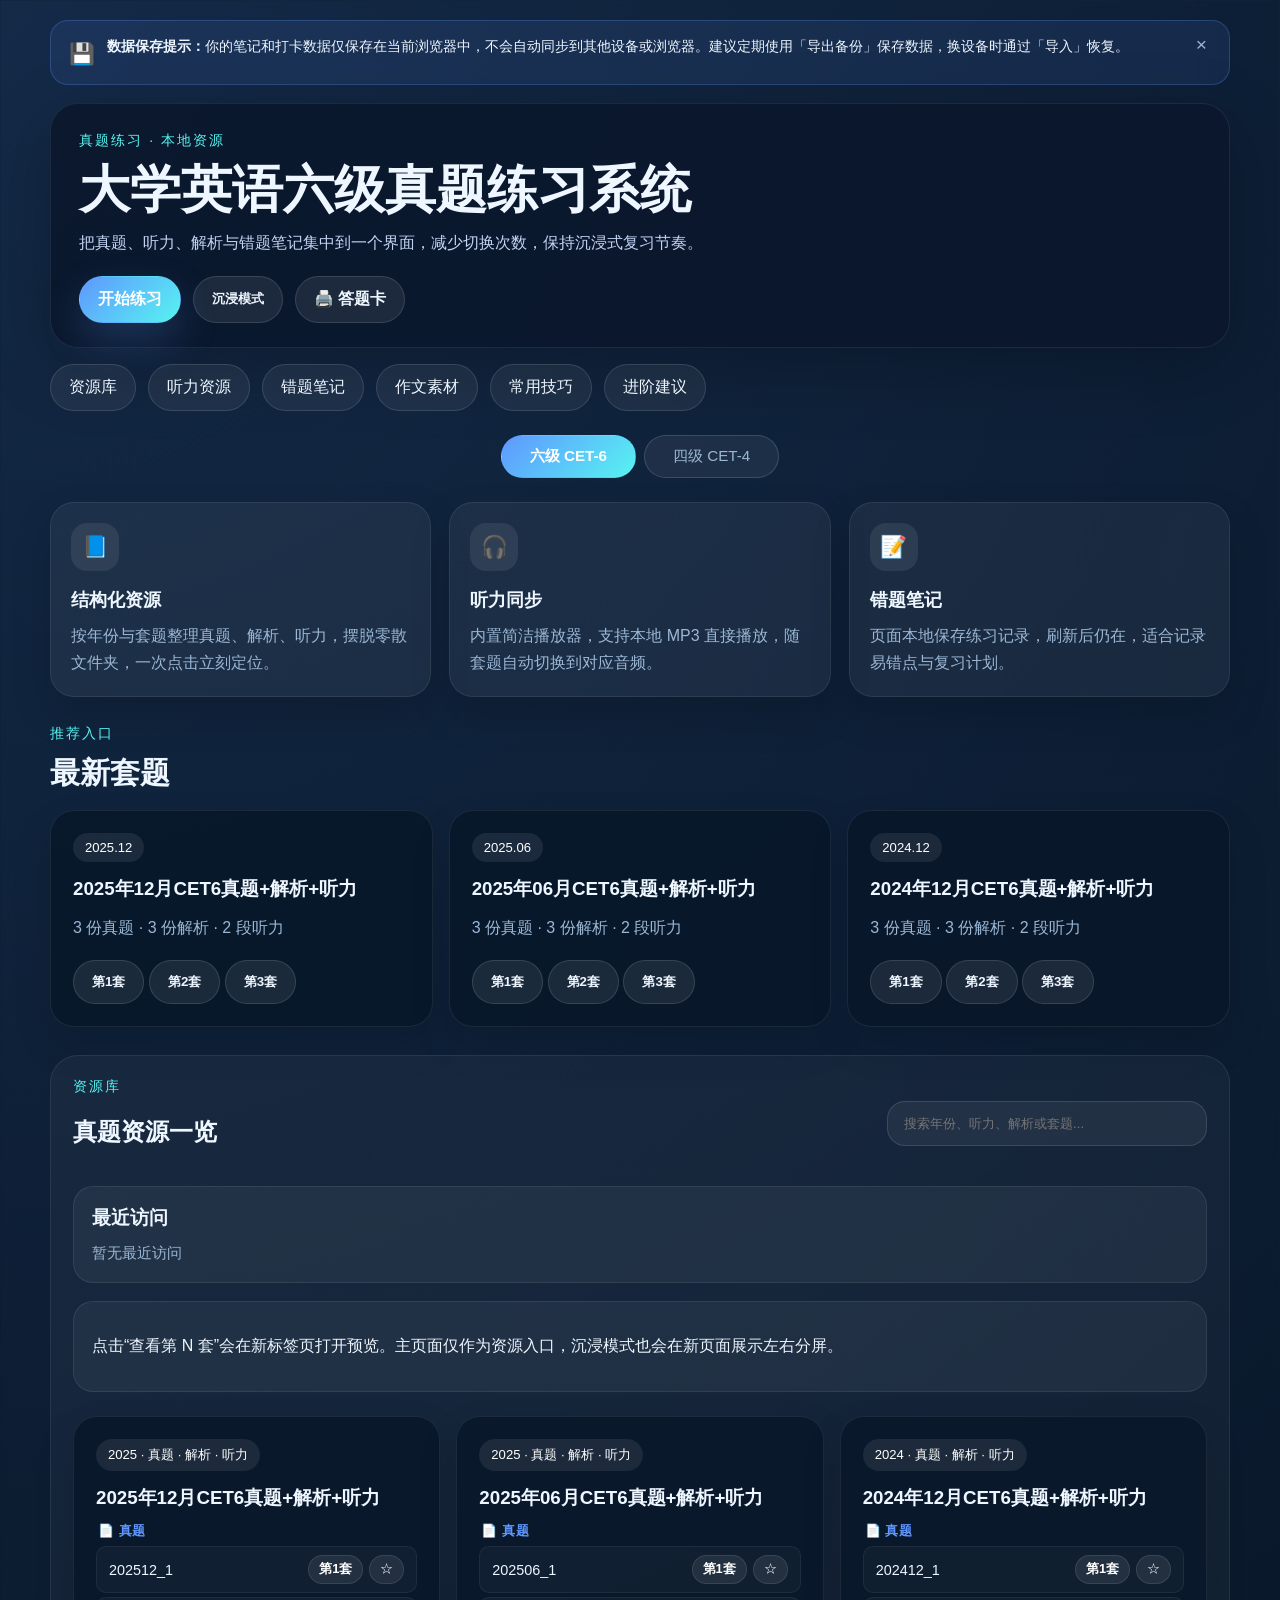
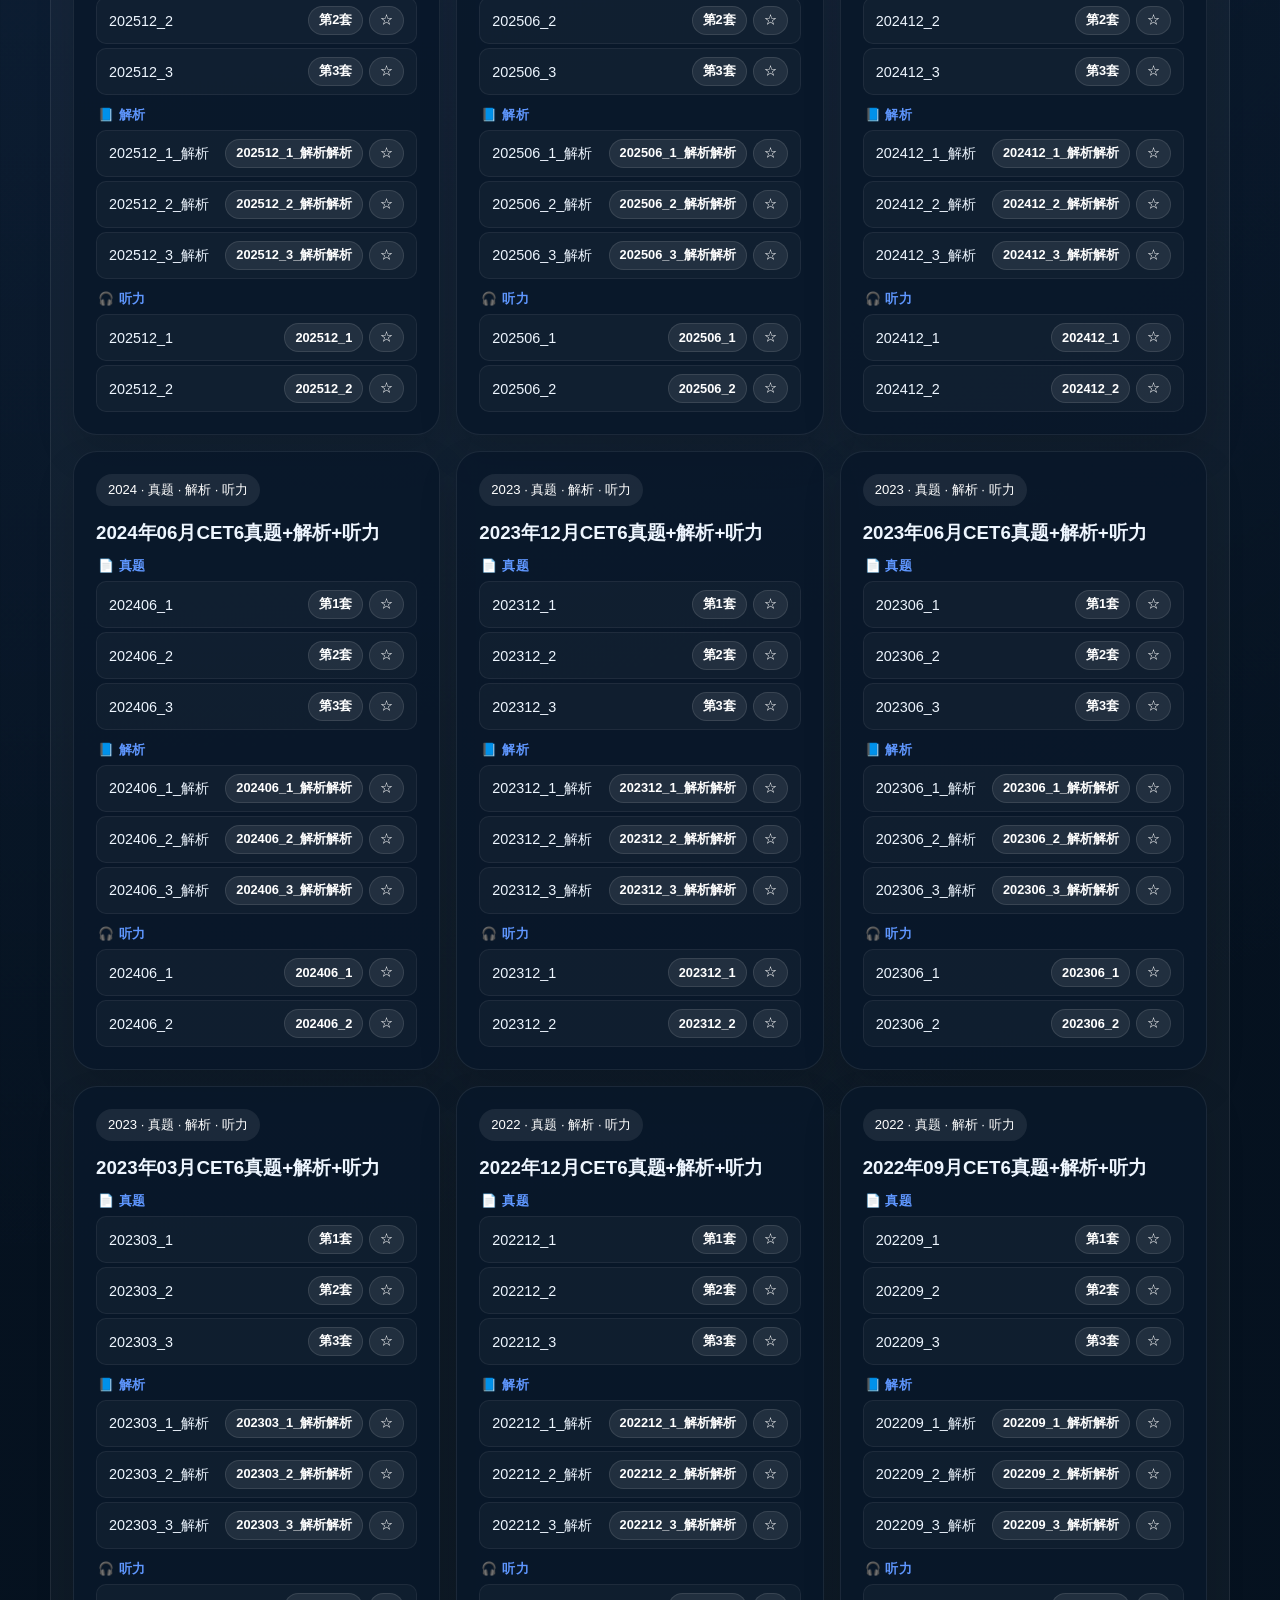
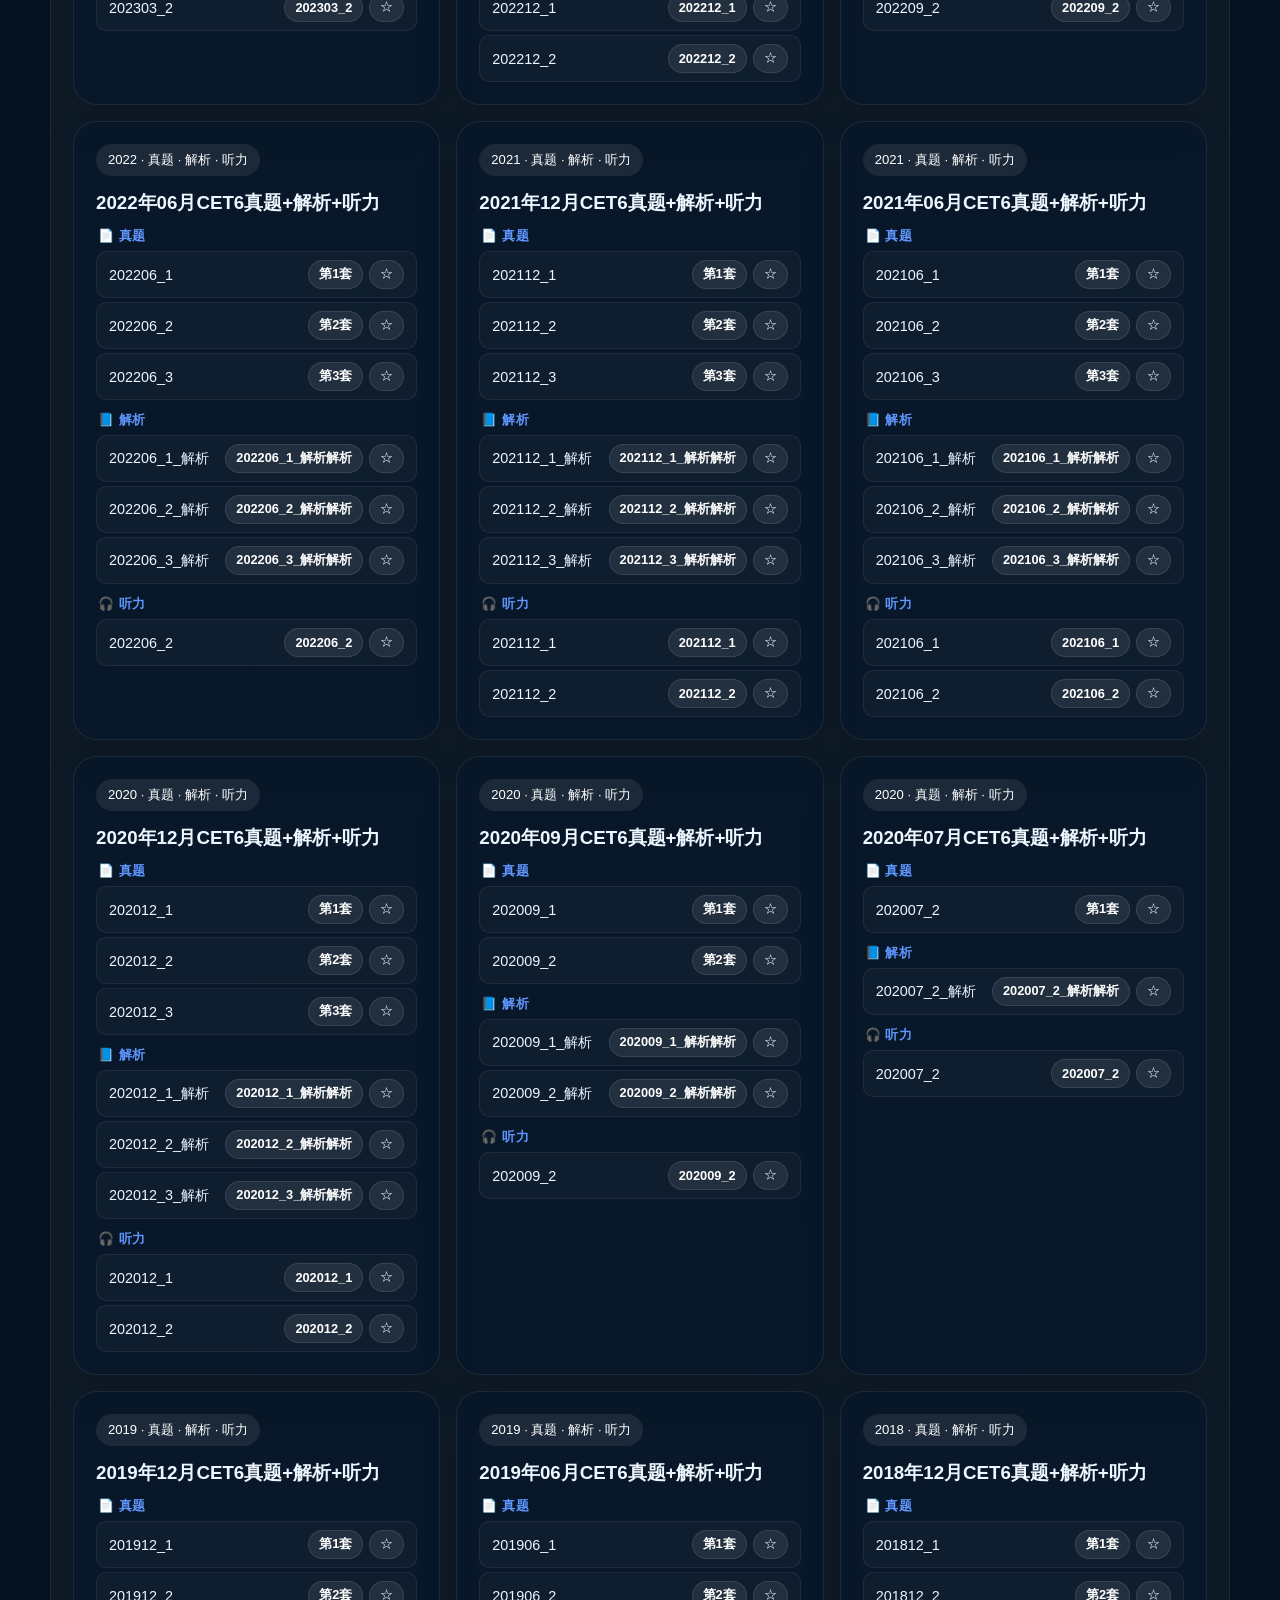
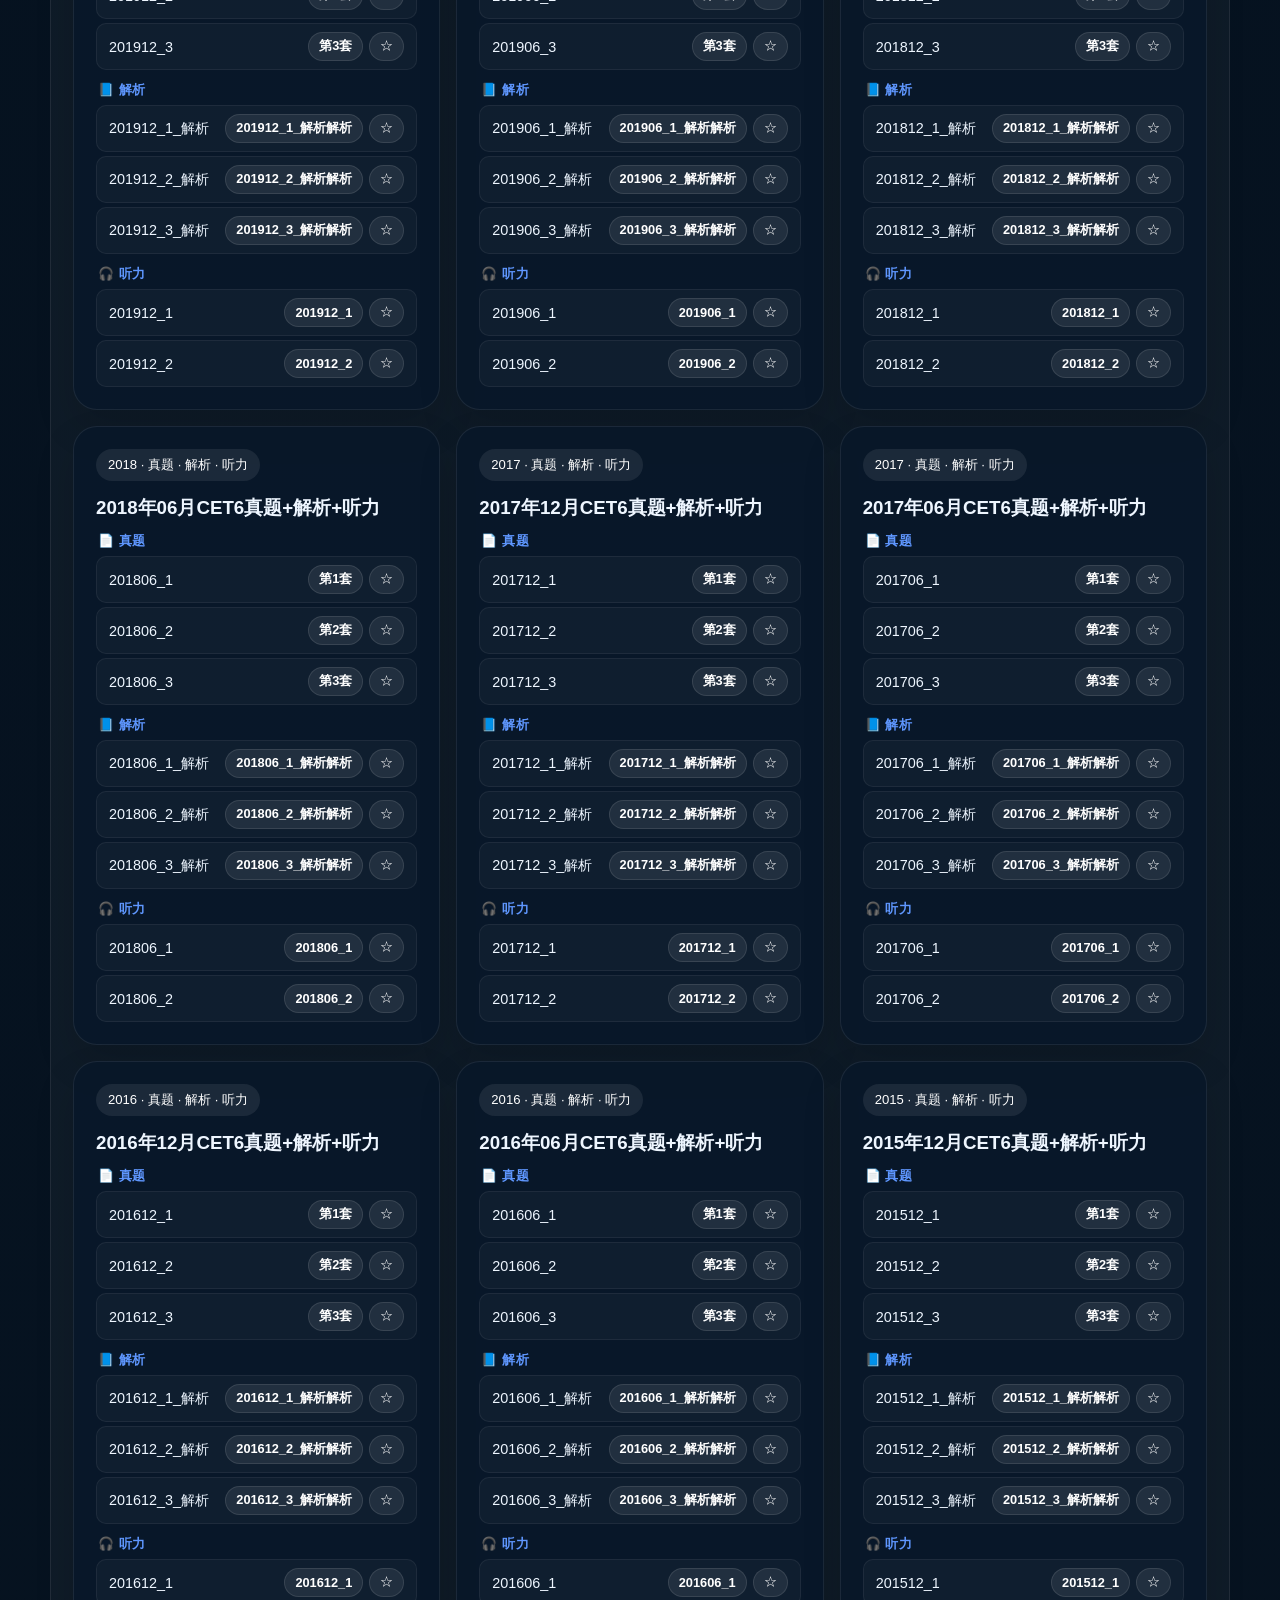
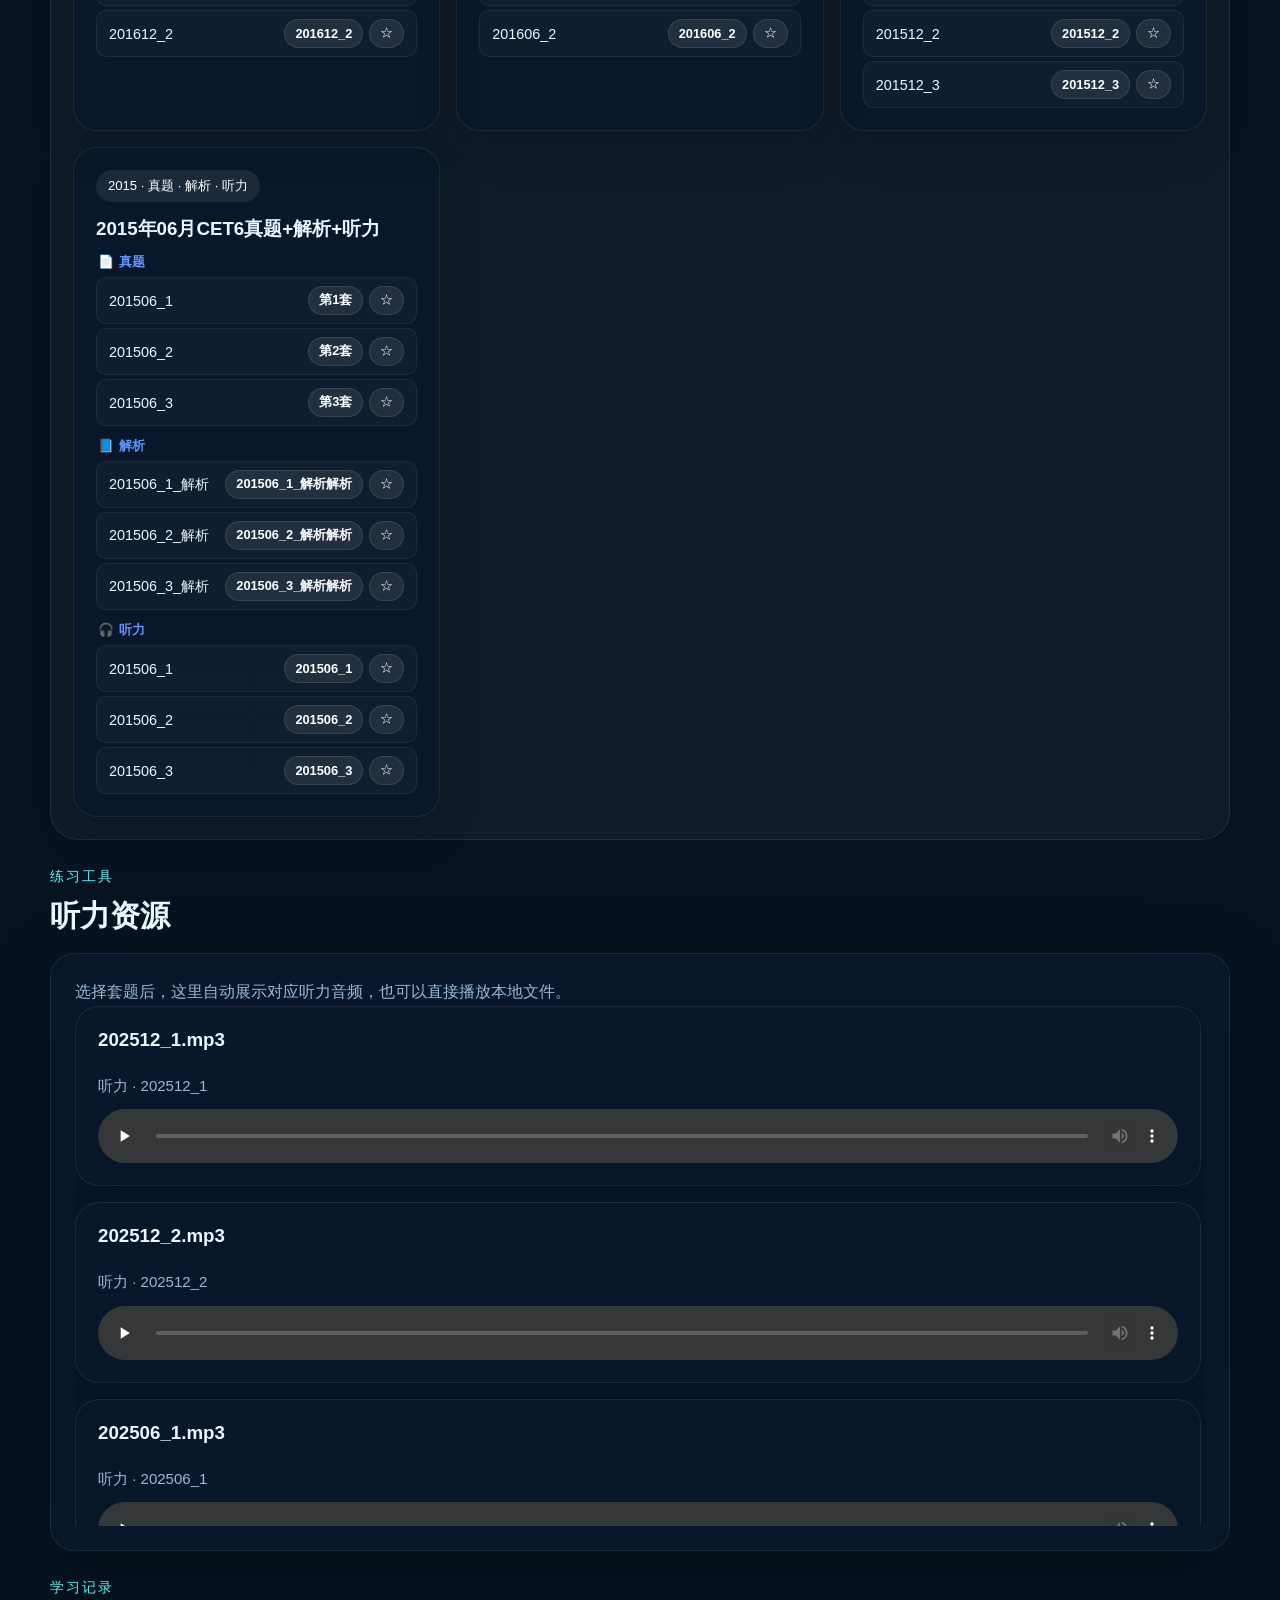
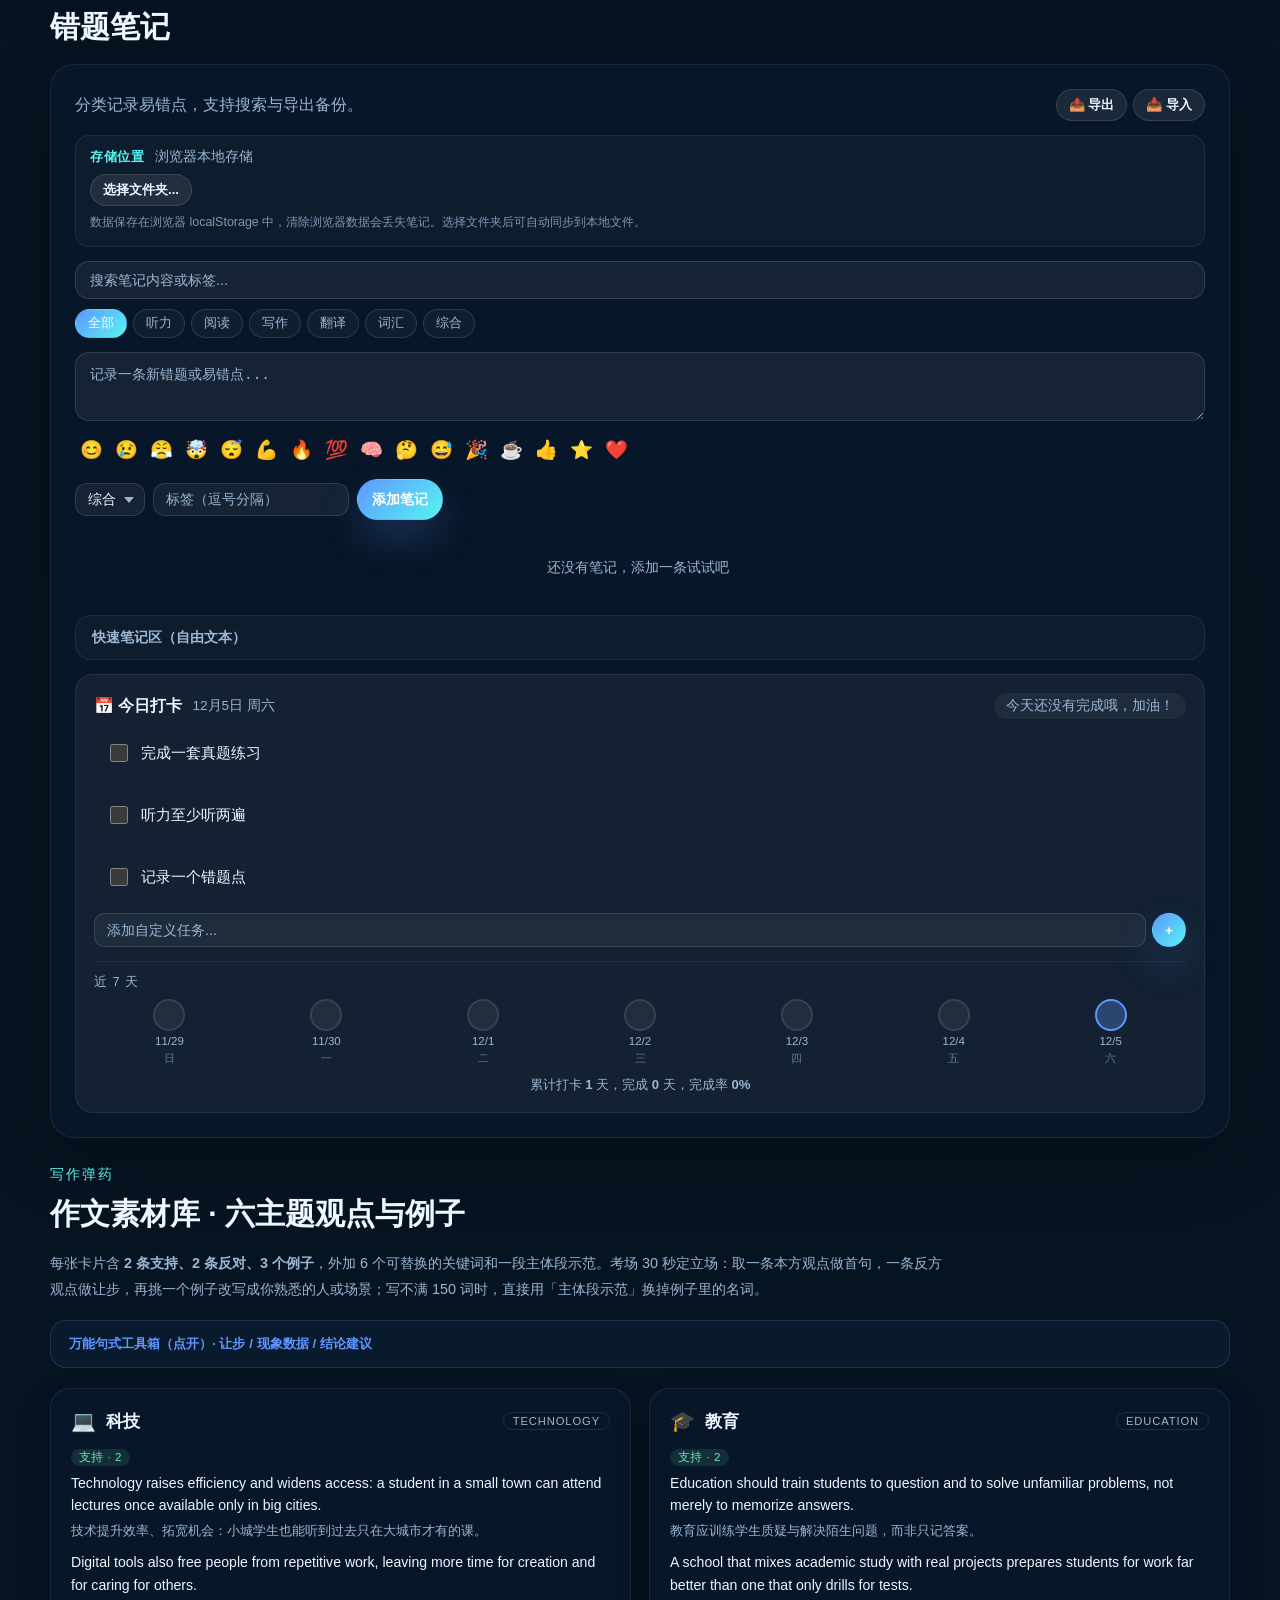
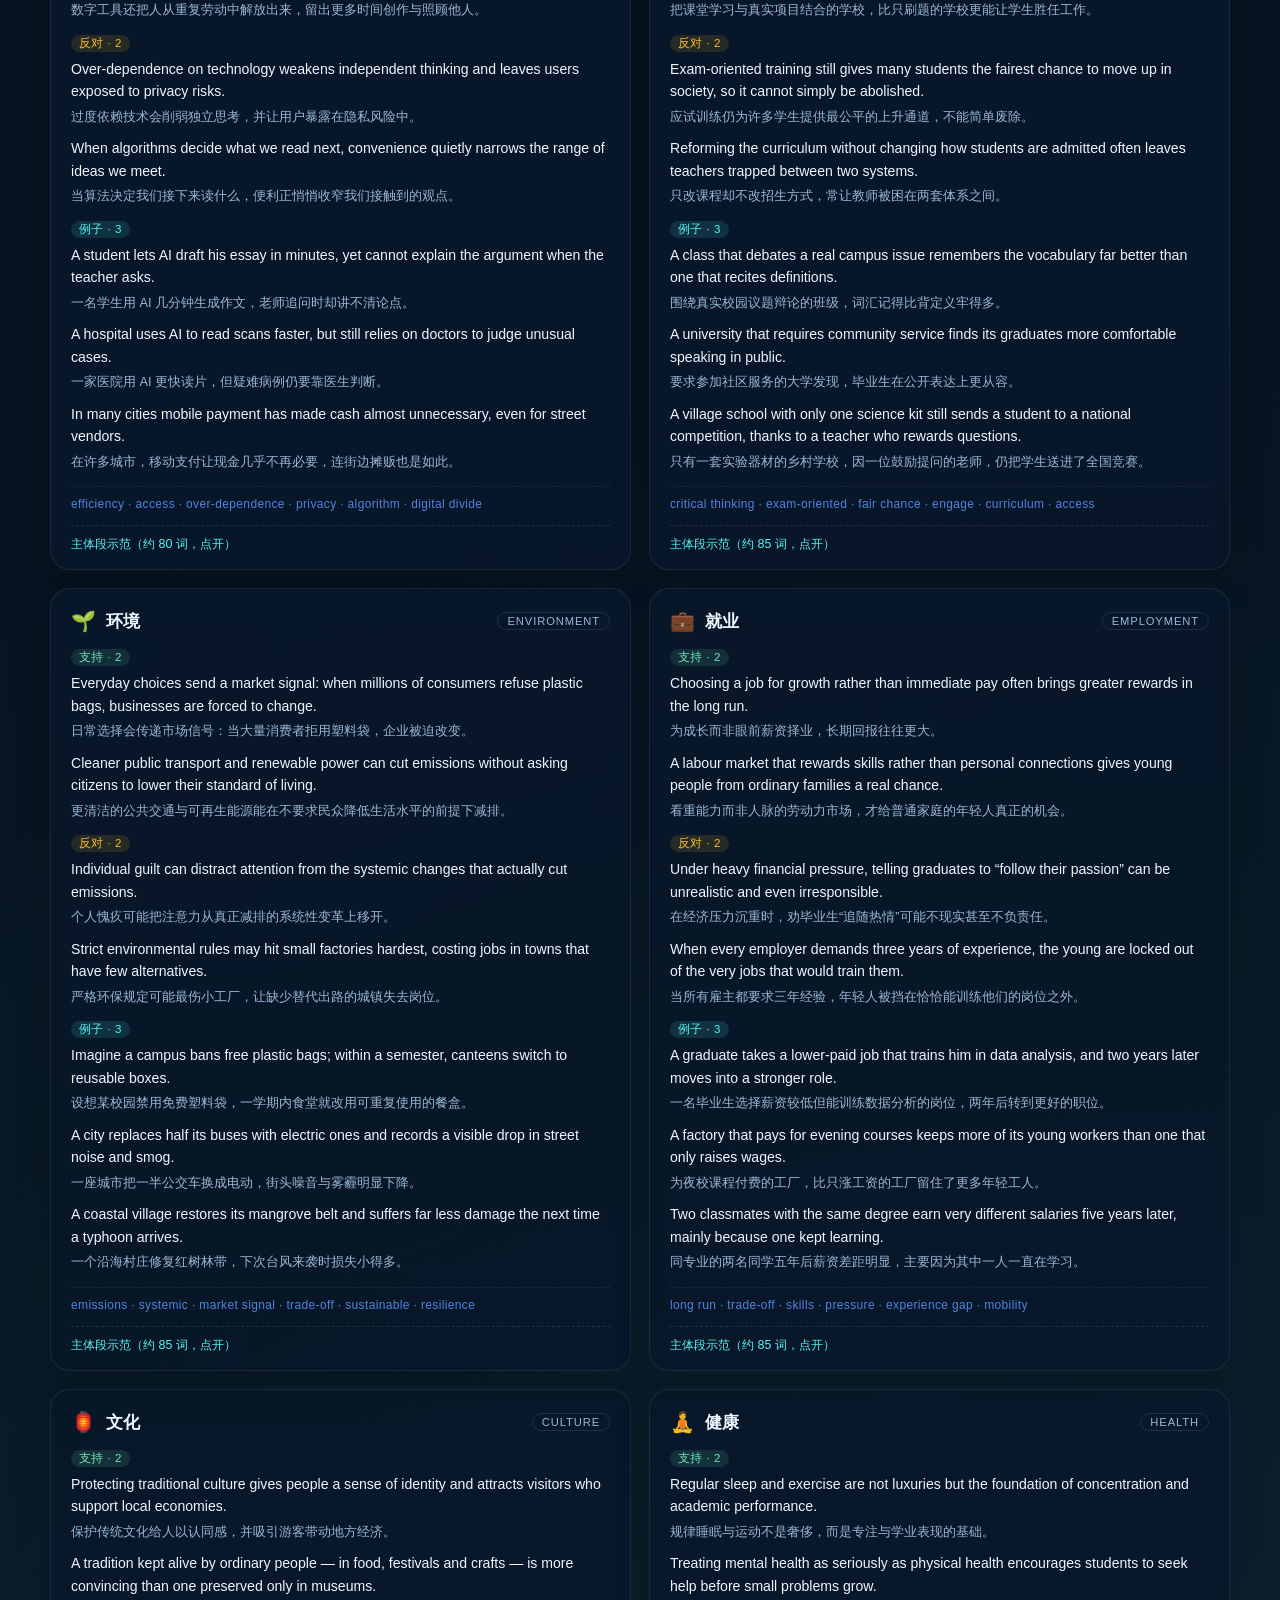
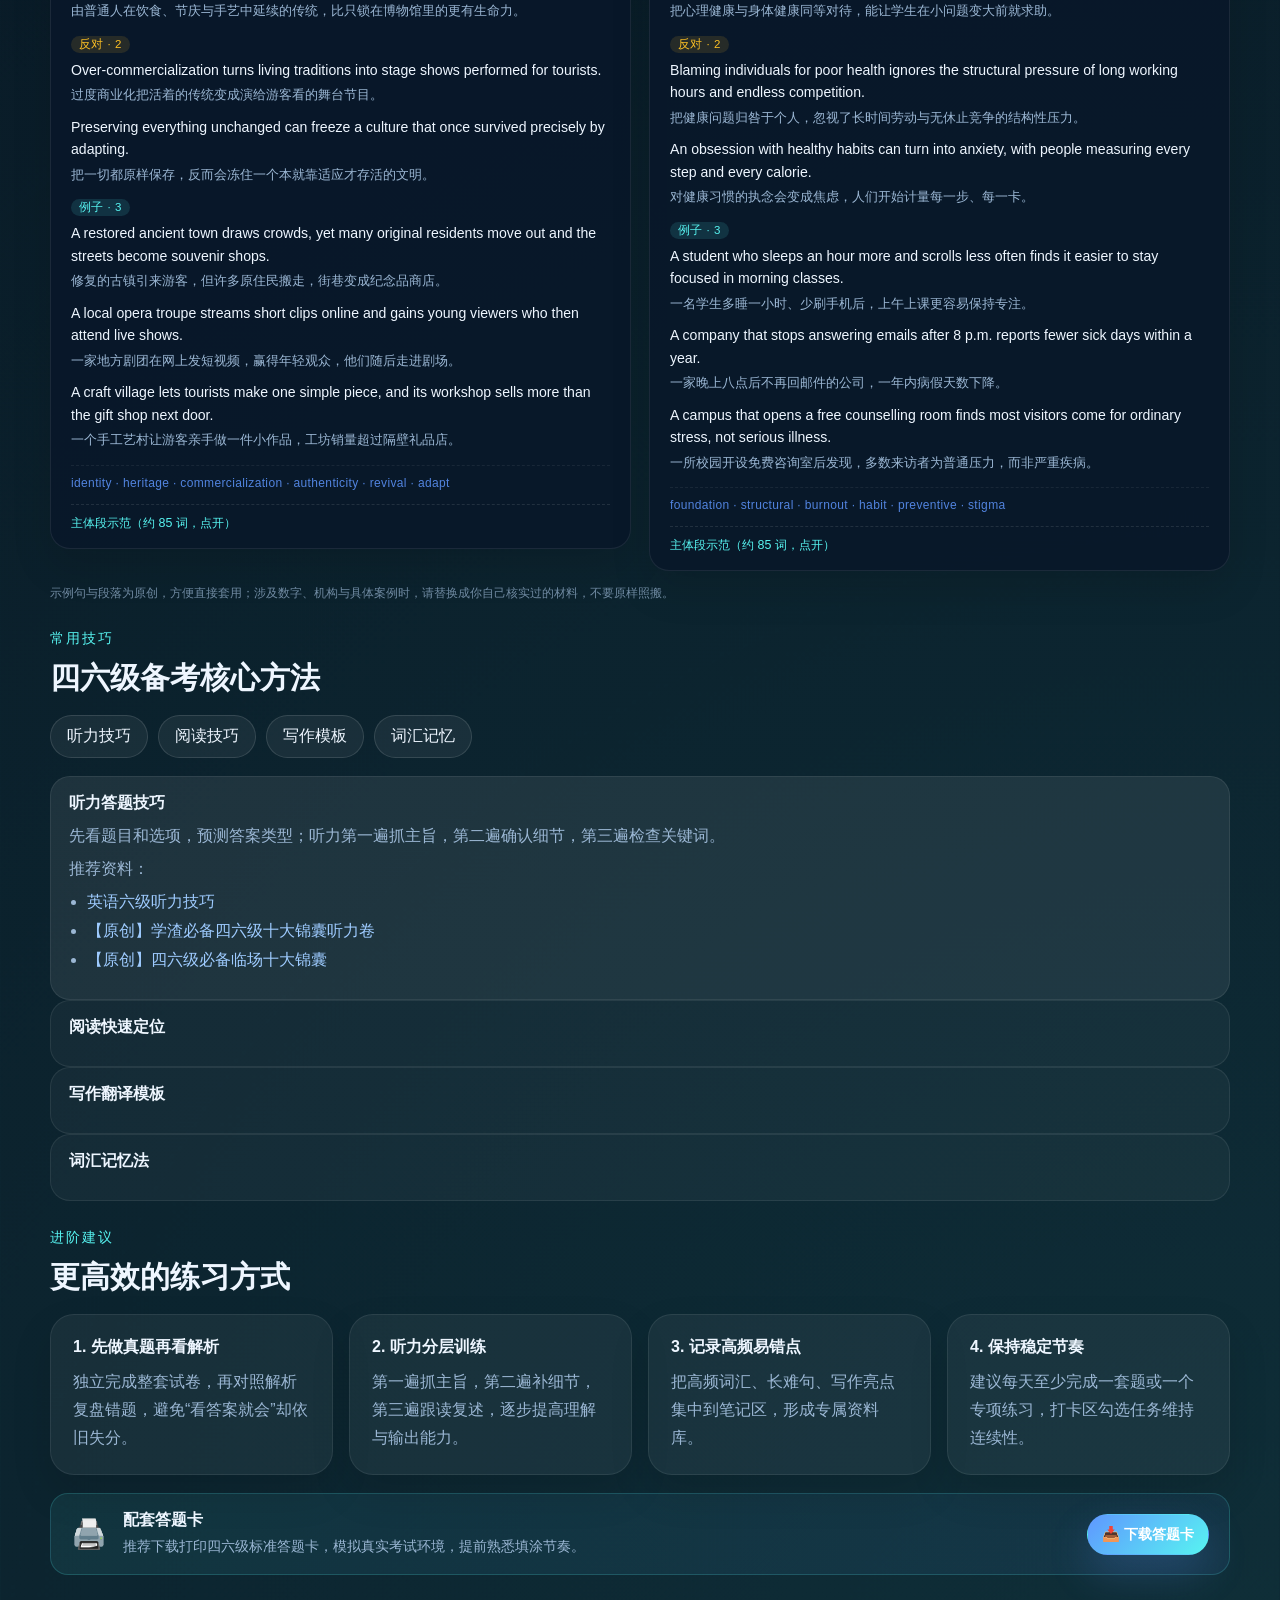
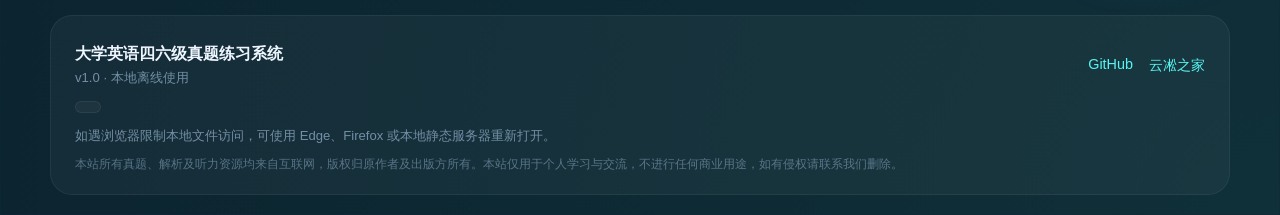
<file: index.html>
<!DOCTYPE html>
<html lang="zh-CN">
<head>
  <meta charset="UTF-8" />
  <meta name="viewport" content="width=device-width, initial-scale=1.0" />
  <title>大学英语四六级真题练习系统</title>
  <meta name="description" content="2015-2025年大学英语四六级真题练习系统，包含真题PDF、解析、听力音频和错题笔记，一站式备考工具。" />
  <meta name="theme-color" content="#071421" />
  <link rel="icon" type="image/svg+xml" href="favicon.svg" />
  <link rel="stylesheet" href="styles.css" />
</head>
<body>
  <div class="app-shell">
    <div id="dataReminder" class="data-reminder" hidden>
      <span class="data-reminder-icon">💾</span>
      <p><strong>数据保存提示：</strong>你的笔记和打卡数据仅保存在当前浏览器中，不会自动同步到其他设备或浏览器。建议定期使用「导出备份」保存数据，换设备时通过「导入」恢复。</p>
      <button type="button" class="data-reminder-close" id="dismissReminder" aria-label="关闭提示">×</button>
    </div>

    <header class="site-header">
      <div>
        <p class="eyebrow">真题练习 · 本地资源</p>
        <h1 id="siteTitle">大学英语六级真题练习系统</h1>
        <p id="siteDesc">把真题、听力、解析与错题记录集中到一个界面，减少切换次数，保持沉浸式复习节奏。</p>
      </div>
      <div class="header-actions">
        <a class="button button-primary" href="#latest">开始练习</a>
        <button class="button button-secondary" id="toggleImmersive">沉浸模式</button>
        <a class="button button-secondary" href="resources/新版大学英语四六级答题卡（推荐打印）.pdf" target="_blank" rel="noopener">🖨️ 答题卡</a>
      </div>
    </header>

    <nav class="home-nav-links" aria-label="首页快速导航">
      <a class="nav-link" href="#library">资源库</a>
      <a class="nav-link" href="#practice">听力资源</a>
      <a class="nav-link" href="#notes">错题笔记</a>
      <a class="nav-link" href="#materials">作文素材</a>
      <a class="nav-link" href="#skilltips">常用技巧</a>
      <a class="nav-link" href="#tips">进阶建议</a>
    </nav>

    <div class="level-switcher" id="levelSwitcher" role="tablist" aria-label="四六级切换">
      <button type="button" class="level-tab active" data-level="cet6" role="tab" aria-selected="true">六级 CET-6</button>
      <button type="button" class="level-tab" data-level="cet4" role="tab" aria-selected="false">四级 CET-4</button>
    </div>

    <section class="feature-panels">
      <a class="feature-card" href="#library">
        <div class="feature-icon" role="img" aria-label="书本">📘</div>
        <h2>结构化资源</h2>
        <p>按年份与套题整理真题、解析、听力，摆脱零散文件夹，一次点击立刻定位。</p>
      </a>
      <a class="feature-card" href="#practice">
        <div class="feature-icon" role="img" aria-label="耳机">🎧</div>
        <h2>听力同步</h2>
        <p>内置简洁播放器，支持本地 MP3 直接播放，随套题自动切换到对应音频。</p>
      </a>
      <a class="feature-card" href="#notes">
        <div class="feature-icon" role="img" aria-label="笔记">📝</div>
        <h2>错题笔记</h2>
        <p>页面本地保存练习记录，刷新后仍在，适合记录易错点与复习计划。</p>
      </a>
    </section>

    <section id="latest" class="section latest-section">
      <div class="section-title">
        <div>
          <p class="section-label">推荐入口</p>
          <h2>最新套题</h2>
        </div>
      </div>
      <div id="featuredCards" class="card-grid"></div>
    </section>

    <section id="library" class="section library-section">
      <div class="library-header">
        <div>
          <p class="section-label">资源库</p>
          <h2>真题资源一览</h2>
        </div>
        <div class="search-box">
          <input id="searchInput" type="search" placeholder="搜索年份、听力、解析或套题..." aria-label="搜索真题资源" />
        </div>
      </div>
      <div class="library-toolbar">
        <div class="recent-panel">
          <h3>最近访问</h3>
          <ul id="recentList"></ul>
        </div>
        <div class="hint-panel">
          <p>点击“查看第 N 套”会在新标签页打开预览。主页面仅作为资源入口，沉浸模式也会在新页面展示左右分屏。</p>
        </div>
      </div>
      <div id="resourceLibrary" class="library-grid"></div>
    </section>

    <section id="practice" class="section practice-section">
      <div class="section-title">
        <div>
          <p class="section-label">练习工具</p>
          <h2>听力资源</h2>
        </div>
      </div>
      <div class="panel-card audio-panel">
        <div class="panel-header">
          <div>
            <p>选择套题后，这里自动展示对应听力音频，也可以直接播放本地文件。</p>
          </div>
        </div>
        <div id="audioList" class="audio-list"></div>
      </div>
    </section>

    <section id="notes" class="section notes-section">
      <div class="section-title">
        <div>
          <p class="section-label">学习记录</p>
          <h2>错题笔记</h2>
        </div>
      </div>
      <div class="panel-card notes-panel">
        <div class="notes-header">
          <div>
            <p>分类记录易错点，支持搜索与导出备份。</p>
          </div>
            <div class="notes-header-actions">
              <button class="button button-xsmall button-secondary" id="exportNotesBtn" title="导出备份文件">📤 导出</button>
              <button class="button button-xsmall button-secondary" id="importNotesBtn" title="从文件导入">📥 导入</button>
              <input type="file" id="importNotesFile" accept=".json" style="display:none;" />
            </div>
          </div>

          <div class="storage-settings" id="storageSettings">
            <div class="storage-settings-row">
              <span class="storage-settings-label">存储位置</span>
              <span class="storage-settings-value" id="storageLocationDisplay">浏览器本地存储</span>
            </div>
            <div class="storage-settings-actions">
              <button class="button button-xsmall button-secondary" id="chooseFolderBtn">选择文件夹...</button>
              <button class="button button-xsmall button-secondary" id="resetStorageBtn" style="display:none;">恢复默认</button>
            </div>
            <p class="storage-settings-hint" id="storageHint">数据保存在浏览器 localStorage 中，清除浏览器数据会丢失笔记。选择文件夹后可自动同步到本地文件。</p>
          </div>

          <div class="notes-toolbar">
            <input type="search" id="notesSearch" placeholder="搜索笔记内容或标签..." aria-label="搜索笔记" class="notes-search-input" />
            <div class="notes-category-filter" id="categoryFilter">
              <button type="button" class="category-chip active" data-cat="all">全部</button>
              <button type="button" class="category-chip" data-cat="听力">听力</button>
              <button type="button" class="category-chip" data-cat="阅读">阅读</button>
              <button type="button" class="category-chip" data-cat="写作">写作</button>
              <button type="button" class="category-chip" data-cat="翻译">翻译</button>
              <button type="button" class="category-chip" data-cat="词汇">词汇</button>
              <button type="button" class="category-chip" data-cat="综合">综合</button>
            </div>
          </div>

          <div class="note-entry-form" id="noteEntryForm">
            <textarea id="newEntryText" placeholder="记录一条新错题或易错点..." rows="2" aria-label="新笔记内容"></textarea>
            <div class="emoji-bar" data-target="newEntryText">
              <button type="button" class="emoji-btn" data-emoji="😊">😊</button>
              <button type="button" class="emoji-btn" data-emoji="😢">😢</button>
              <button type="button" class="emoji-btn" data-emoji="😤">😤</button>
              <button type="button" class="emoji-btn" data-emoji="🤯">🤯</button>
              <button type="button" class="emoji-btn" data-emoji="😴">😴</button>
              <button type="button" class="emoji-btn" data-emoji="💪">💪</button>
              <button type="button" class="emoji-btn" data-emoji="🔥">🔥</button>
              <button type="button" class="emoji-btn" data-emoji="💯">💯</button>
              <button type="button" class="emoji-btn" data-emoji="🧠">🧠</button>
              <button type="button" class="emoji-btn" data-emoji="🤔">🤔</button>
              <button type="button" class="emoji-btn" data-emoji="😅">😅</button>
              <button type="button" class="emoji-btn" data-emoji="🎉">🎉</button>
              <button type="button" class="emoji-btn" data-emoji="☕">☕</button>
              <button type="button" class="emoji-btn" data-emoji="👍">👍</button>
              <button type="button" class="emoji-btn" data-emoji="⭐">⭐</button>
              <button type="button" class="emoji-btn" data-emoji="❤️">❤️</button>
            </div>
            <div class="note-entry-form-actions">
              <select id="newEntryCategory" aria-label="选择分类">
                <option value="综合">综合</option>
                <option value="听力">听力</option>
                <option value="阅读">阅读</option>
                <option value="写作">写作</option>
                <option value="翻译">翻译</option>
                <option value="词汇">词汇</option>
              </select>
              <input type="text" id="newEntryTags" placeholder="标签（逗号分隔）" aria-label="标签" />
              <button class="button button-primary button-small" id="addEntryBtn">添加笔记</button>
            </div>
          </div>

          <div class="notes-entries-list" id="notesEntriesList"></div>

          <details class="quick-note-section">
            <summary>快速笔记区（自由文本）</summary>
            <textarea id="notesArea" aria-labelledby="notesLabel" placeholder="自由记录复习计划或临时笔记..."></textarea>
            <div class="note-actions">
              <button class="button button-primary button-small" id="saveNotes">保存</button>
              <button class="button button-secondary button-small" id="clearNotes">清空</button>
              <span id="saveStatus" class="visually-hidden" aria-live="polite"></span>
            </div>
          </details>

          <div class="plan-box" id="planBox">
            <div class="plan-header">
              <div class="plan-title-row">
                <h4>📅 今日打卡</h4>
                <span class="plan-date" id="planDate"></span>
              </div>
              <div class="plan-streak" id="planStreak"></div>
            </div>
            <ul id="planItems" class="plan-items"></ul>
            <div class="plan-add-row">
              <input type="text" id="planAddInput" class="plan-add-input" placeholder="添加自定义任务..." maxlength="30" />
              <button class="button button-xsmall button-primary" id="planAddBtn">+</button>
            </div>
            <div class="plan-history" id="planHistory"></div>
            <div class="plan-stats" id="planStats"></div>
          </div>
        </div>
    </section>

        <section id="materials" class="section materials-section">
      <div class="section-title">
        <div>
          <p class="section-label">写作弹药</p>
          <h2>作文素材库 · 六主题观点与例子</h2>
        </div>
      </div>
      <p class="materials-intro">每张卡片含 <strong>2 条支持、2 条反对、3 个例子</strong>，外加 6 个可替换的关键词和一段主体段示范。考场 30 秒定立场：取一条本方观点做首句，一条反方观点做让步，再挑一个例子改写成你熟悉的人或场景；写不满 150 词时，直接用「主体段示范」换掉例子里的名词。</p>

      <details class="material-toolbox">
        <summary>万能句式工具箱（点开）· 让步 / 现象数据 / 结论建议</summary>

        <div class="toolbox-group">
          <p class="material-label material-label--tool">让步句</p>
          <ul class="toolbox-list">
            <li><span class="material-en">It is true that ..., but this does not mean that ...</span><span class="material-zh">诚然……，但这并不意味着……</span></li>
            <li><span class="material-en">Admittedly, ... has its merits, yet it should not be pushed to an extreme.</span><span class="material-zh">不可否认……有其可取之处，但不应推到极端。</span></li>
            <li><span class="material-en">While ... may bring short-term benefits, its long-term costs deserve equal attention.</span><span class="material-zh">虽然……可能带来短期好处，其长期代价同样值得关注。</span></li>
          </ul>
        </div>

        <div class="toolbox-group">
          <p class="material-label material-label--tool">现象 / 数据句</p>
          <ul class="toolbox-list">
            <li><span class="material-en">A recent survey suggests that a growing number of students ...</span><span class="material-zh">最近一项调查显示，越来越多的学生……</span></li>
            <li><span class="material-en">In many cities, ... has become so common that few people stop to question it.</span><span class="material-zh">在许多城市，……已普遍到很少有人停下来质疑。</span></li>
            <li><span class="material-en">The past decade has seen a striking shift in the way people ...</span><span class="material-zh">过去十年，人们……的方式发生了显著变化。</span></li>
          </ul>
        </div>

        <div class="toolbox-group">
          <p class="material-label material-label--tool">结论 / 建议句</p>
          <ul class="toolbox-list">
            <li><span class="material-en">The sensible path is to ..., rather than to swing to the opposite extreme.</span><span class="material-zh">明智的做法是……，而不是走向另一个极端。</span></li>
            <li><span class="material-en">What matters is not whether we ... , but how we ...</span><span class="material-zh">关键不在于我们是否……，而在于我们如何……</span></li>
            <li><span class="material-en">Only by combining personal effort with institutional support can we ...</span><span class="material-zh">只有把个人努力与制度支持结合起来，我们才能……</span></li>
          </ul>
        </div>
      </details>

      <div class="material-grid">

        <article class="material-card">
          <header class="material-head">
            <span class="material-icon">💻</span>
            <h3>科技</h3>
            <span class="material-tag">Technology</span>
          </header>
          <div class="material-point">
            <p class="material-label material-label--pro">支持 · 2</p>
            <ul class="material-list">
              <li><p class="material-en">Technology raises efficiency and widens access: a student in a small town can attend lectures once available only in big cities.</p><p class="material-zh">技术提升效率、拓宽机会：小城学生也能听到过去只在大城市才有的课。</p></li>
              <li><p class="material-en">Digital tools also free people from repetitive work, leaving more time for creation and for caring for others.</p><p class="material-zh">数字工具还把人从重复劳动中解放出来，留出更多时间创作与照顾他人。</p></li>
            </ul>
          </div>
          <div class="material-point">
            <p class="material-label material-label--con">反对 · 2</p>
            <ul class="material-list">
              <li><p class="material-en">Over-dependence on technology weakens independent thinking and leaves users exposed to privacy risks.</p><p class="material-zh">过度依赖技术会削弱独立思考，并让用户暴露在隐私风险中。</p></li>
              <li><p class="material-en">When algorithms decide what we read next, convenience quietly narrows the range of ideas we meet.</p><p class="material-zh">当算法决定我们接下来读什么，便利正悄悄收窄我们接触到的观点。</p></li>
            </ul>
          </div>
          <div class="material-point">
            <p class="material-label material-label--case">例子 · 3</p>
            <ul class="material-list">
              <li><p class="material-en">A student lets AI draft his essay in minutes, yet cannot explain the argument when the teacher asks.</p><p class="material-zh">一名学生用 AI 几分钟生成作文，老师追问时却讲不清论点。</p></li>
              <li><p class="material-en">A hospital uses AI to read scans faster, but still relies on doctors to judge unusual cases.</p><p class="material-zh">一家医院用 AI 更快读片，但疑难病例仍要靠医生判断。</p></li>
              <li><p class="material-en">In many cities mobile payment has made cash almost unnecessary, even for street vendors.</p><p class="material-zh">在许多城市，移动支付让现金几乎不再必要，连街边摊贩也是如此。</p></li>
            </ul>
          </div>
          <p class="material-keys">efficiency · access · over-dependence · privacy · algorithm · digital divide</p>
          <details class="material-demo">
            <summary>主体段示范（约 80 词，点开）</summary>
            <p class="material-en">Whether technology improves our lives depends less on the tools themselves than on how we use them. On the one hand, digital platforms widen access to education and free us from repetitive work. On the other hand, over-dependence on them weakens independent thinking and exposes users to privacy risks. A student who lets AI write his essay may hand in a perfect paper, yet lose the ability to defend a single idea. The real question, therefore, is not whether to use technology, but how to keep control of it.</p>
            <p class="material-zh">技术是否改善生活，与其说取决于工具本身，不如说取决于我们怎么用。一方面，数字平台拓宽了教育机会，也把人从重复劳动中解放；另一方面，过度依赖会削弱独立思考，并带来隐私风险。让 AI 代写作文的学生也许能交出一篇完美的文章，却失去了为一个观点辩护的能力。因此，真正的问题不是要不要用技术，而是如何保持对它的控制。</p>
          </details>
        </article>

        <article class="material-card">
          <header class="material-head">
            <span class="material-icon">🎓</span>
            <h3>教育</h3>
            <span class="material-tag">Education</span>
          </header>
          <div class="material-point">
            <p class="material-label material-label--pro">支持 · 2</p>
            <ul class="material-list">
              <li><p class="material-en">Education should train students to question and to solve unfamiliar problems, not merely to memorize answers.</p><p class="material-zh">教育应训练学生质疑与解决陌生问题，而非只记答案。</p></li>
              <li><p class="material-en">A school that mixes academic study with real projects prepares students for work far better than one that only drills for tests.</p><p class="material-zh">把课堂学习与真实项目结合的学校，比只刷题的学校更能让学生胜任工作。</p></li>
            </ul>
          </div>
          <div class="material-point">
            <p class="material-label material-label--con">反对 · 2</p>
            <ul class="material-list">
              <li><p class="material-en">Exam-oriented training still gives many students the fairest chance to move up in society, so it cannot simply be abolished.</p><p class="material-zh">应试训练仍为许多学生提供最公平的上升通道，不能简单废除。</p></li>
              <li><p class="material-en">Reforming the curriculum without changing how students are admitted often leaves teachers trapped between two systems.</p><p class="material-zh">只改课程却不改招生方式，常让教师被困在两套体系之间。</p></li>
            </ul>
          </div>
          <div class="material-point">
            <p class="material-label material-label--case">例子 · 3</p>
            <ul class="material-list">
              <li><p class="material-en">A class that debates a real campus issue remembers the vocabulary far better than one that recites definitions.</p><p class="material-zh">围绕真实校园议题辩论的班级，词汇记得比背定义牢得多。</p></li>
              <li><p class="material-en">A university that requires community service finds its graduates more comfortable speaking in public.</p><p class="material-zh">要求参加社区服务的大学发现，毕业生在公开表达上更从容。</p></li>
              <li><p class="material-en">A village school with only one science kit still sends a student to a national competition, thanks to a teacher who rewards questions.</p><p class="material-zh">只有一套实验器材的乡村学校，因一位鼓励提问的老师，仍把学生送进了全国竞赛。</p></li>
            </ul>
          </div>
          <p class="material-keys">critical thinking · exam-oriented · fair chance · engage · curriculum · access</p>
          <details class="material-demo">
            <summary>主体段示范（约 85 词，点开）</summary>
            <p class="material-en">The purpose of education is not to fill students' minds with answers but to teach them how to ask better questions. A class that debates a real campus issue, for instance, remembers its vocabulary far better than one that recites definitions, because language becomes a tool rather than a list. Admittedly, exam-oriented training still offers many students the fairest chance to move upward, and abolishing it overnight would hurt the very people it protects. The sensible path is to keep the fairness of the exam while making room for curiosity.</p>
            <p class="material-zh">教育的目的不是把答案塞进学生脑子，而是教他们提出更好的问题。比如，围绕真实校园议题辩论的班级，词汇记得比背定义牢得多，因为语言成了工具而不是清单。不可否认，应试训练仍为许多学生提供最公平的上升机会，一夜之间废除反而会伤到它保护的人。明智的做法是保留考试的公平，同时给好奇心留出空间。</p>
          </details>
        </article>

        <article class="material-card">
          <header class="material-head">
            <span class="material-icon">🌱</span>
            <h3>环境</h3>
            <span class="material-tag">Environment</span>
          </header>
          <div class="material-point">
            <p class="material-label material-label--pro">支持 · 2</p>
            <ul class="material-list">
              <li><p class="material-en">Everyday choices send a market signal: when millions of consumers refuse plastic bags, businesses are forced to change.</p><p class="material-zh">日常选择会传递市场信号：当大量消费者拒用塑料袋，企业被迫改变。</p></li>
              <li><p class="material-en">Cleaner public transport and renewable power can cut emissions without asking citizens to lower their standard of living.</p><p class="material-zh">更清洁的公共交通与可再生能源能在不要求民众降低生活水平的前提下减排。</p></li>
            </ul>
          </div>
          <div class="material-point">
            <p class="material-label material-label--con">反对 · 2</p>
            <ul class="material-list">
              <li><p class="material-en">Individual guilt can distract attention from the systemic changes that actually cut emissions.</p><p class="material-zh">个人愧疚可能把注意力从真正减排的系统性变革上移开。</p></li>
              <li><p class="material-en">Strict environmental rules may hit small factories hardest, costing jobs in towns that have few alternatives.</p><p class="material-zh">严格环保规定可能最伤小工厂，让缺少替代出路的城镇失去岗位。</p></li>
            </ul>
          </div>
          <div class="material-point">
            <p class="material-label material-label--case">例子 · 3</p>
            <ul class="material-list">
              <li><p class="material-en">Imagine a campus bans free plastic bags; within a semester, canteens switch to reusable boxes.</p><p class="material-zh">设想某校园禁用免费塑料袋，一学期内食堂就改用可重复使用的餐盒。</p></li>
              <li><p class="material-en">A city replaces half its buses with electric ones and records a visible drop in street noise and smog.</p><p class="material-zh">一座城市把一半公交车换成电动，街头噪音与雾霾明显下降。</p></li>
              <li><p class="material-en">A coastal village restores its mangrove belt and suffers far less damage the next time a typhoon arrives.</p><p class="material-zh">一个沿海村庄修复红树林带，下次台风来袭时损失小得多。</p></li>
            </ul>
          </div>
          <p class="material-keys">emissions · systemic · market signal · trade-off · sustainable · resilience</p>
          <details class="material-demo">
            <summary>主体段示范（约 85 词，点开）</summary>
            <p class="material-en">Protecting the environment is often framed as a choice between prosperity and responsibility, yet the two can reinforce each other. When a campus bans free plastic bags, canteens switch to reusable boxes within a semester, and the change costs almost nothing. At the same time, individual effort alone cannot cut emissions at the speed the climate requires; without cleaner power and public transport, personal habits merely ease our conscience. The most effective strategy combines both: policies that change the system, and daily choices that prove the public supports them.</p>
            <p class="material-zh">保护环境常被描述成繁荣与责任之间的取舍，但两者可以相互加强。校园禁用免费塑料袋后，食堂一学期内就改用可重复餐盒，成本几乎为零。但仅靠个人努力无法以气候要求的速度减排；没有更清洁的电力与公交，个人习惯只是让良心好过一点。最有效的策略是两者结合：改变制度的政策，以及证明公众支持的日常选择。</p>
          </details>
        </article>

        <article class="material-card">
          <header class="material-head">
            <span class="material-icon">💼</span>
            <h3>就业</h3>
            <span class="material-tag">Employment</span>
          </header>
          <div class="material-point">
            <p class="material-label material-label--pro">支持 · 2</p>
            <ul class="material-list">
              <li><p class="material-en">Choosing a job for growth rather than immediate pay often brings greater rewards in the long run.</p><p class="material-zh">为成长而非眼前薪资择业，长期回报往往更大。</p></li>
              <li><p class="material-en">A labour market that rewards skills rather than personal connections gives young people from ordinary families a real chance.</p><p class="material-zh">看重能力而非人脉的劳动力市场，才给普通家庭的年轻人真正的机会。</p></li>
            </ul>
          </div>
          <div class="material-point">
            <p class="material-label material-label--con">反对 · 2</p>
            <ul class="material-list">
              <li><p class="material-en">Under heavy financial pressure, telling graduates to “follow their passion” can be unrealistic and even irresponsible.</p><p class="material-zh">在经济压力沉重时，劝毕业生“追随热情”可能不现实甚至不负责任。</p></li>
              <li><p class="material-en">When every employer demands three years of experience, the young are locked out of the very jobs that would train them.</p><p class="material-zh">当所有雇主都要求三年经验，年轻人被挡在恰恰能训练他们的岗位之外。</p></li>
            </ul>
          </div>
          <div class="material-point">
            <p class="material-label material-label--case">例子 · 3</p>
            <ul class="material-list">
              <li><p class="material-en">A graduate takes a lower-paid job that trains him in data analysis, and two years later moves into a stronger role.</p><p class="material-zh">一名毕业生选择薪资较低但能训练数据分析的岗位，两年后转到更好的职位。</p></li>
              <li><p class="material-en">A factory that pays for evening courses keeps more of its young workers than one that only raises wages.</p><p class="material-zh">为夜校课程付费的工厂，比只涨工资的工厂留住了更多年轻工人。</p></li>
              <li><p class="material-en">Two classmates with the same degree earn very different salaries five years later, mainly because one kept learning.</p><p class="material-zh">同专业的两名同学五年后薪资差距明显，主要因为其中一人一直在学习。</p></li>
            </ul>
          </div>
          <p class="material-keys">long run · trade-off · skills · pressure · experience gap · mobility</p>
          <details class="material-demo">
            <summary>主体段示范（约 85 词，点开）</summary>
            <p class="material-en">Few decisions shape a young person's life as much as the first job, yet the choice is rarely between good and bad. Taking a lower-paid position that trains you in data analysis may look like a loss at graduation, but two years later it can open a stronger role, because skills compound while a starting salary does not. Still, advice to “follow your passion” sounds hollow to a graduate supporting a family. The realistic rule is to accept a job that pays enough today and teaches something for tomorrow.</p>
            <p class="material-zh">很少有什么决定像第一份工作那样影响年轻人的一生，但这个选择往往不是好与坏的二选一。选择薪资较低却能训练数据分析的岗位，毕业时看像吃亏，两年后却可能打开更好的职位，因为技能会累积而起薪不会。不过，对要养家的毕业生说“追随热情”显得空洞。现实的准则是：接受一份今天给得起钱、明天教得会东西的工作。</p>
          </details>
        </article>

        <article class="material-card">
          <header class="material-head">
            <span class="material-icon">🏮</span>
            <h3>文化</h3>
            <span class="material-tag">Culture</span>
          </header>
          <div class="material-point">
            <p class="material-label material-label--pro">支持 · 2</p>
            <ul class="material-list">
              <li><p class="material-en">Protecting traditional culture gives people a sense of identity and attracts visitors who support local economies.</p><p class="material-zh">保护传统文化给人以认同感，并吸引游客带动地方经济。</p></li>
              <li><p class="material-en">A tradition kept alive by ordinary people — in food, festivals and crafts — is more convincing than one preserved only in museums.</p><p class="material-zh">由普通人在饮食、节庆与手艺中延续的传统，比只锁在博物馆里的更有生命力。</p></li>
            </ul>
          </div>
          <div class="material-point">
            <p class="material-label material-label--con">反对 · 2</p>
            <ul class="material-list">
              <li><p class="material-en">Over-commercialization turns living traditions into stage shows performed for tourists.</p><p class="material-zh">过度商业化把活着的传统变成演给游客看的舞台节目。</p></li>
              <li><p class="material-en">Preserving everything unchanged can freeze a culture that once survived precisely by adapting.</p><p class="material-zh">把一切都原样保存，反而会冻住一个本就靠适应才存活的文明。</p></li>
            </ul>
          </div>
          <div class="material-point">
            <p class="material-label material-label--case">例子 · 3</p>
            <ul class="material-list">
              <li><p class="material-en">A restored ancient town draws crowds, yet many original residents move out and the streets become souvenir shops.</p><p class="material-zh">修复的古镇引来游客，但许多原住民搬走，街巷变成纪念品商店。</p></li>
              <li><p class="material-en">A local opera troupe streams short clips online and gains young viewers who then attend live shows.</p><p class="material-zh">一家地方剧团在网上发短视频，赢得年轻观众，他们随后走进剧场。</p></li>
              <li><p class="material-en">A craft village lets tourists make one simple piece, and its workshop sells more than the gift shop next door.</p><p class="material-zh">一个手工艺村让游客亲手做一件小作品，工坊销量超过隔壁礼品店。</p></li>
            </ul>
          </div>
          <p class="material-keys">identity · heritage · commercialization · authenticity · revival · adapt</p>
          <details class="material-demo">
            <summary>主体段示范（约 85 词，点开）</summary>
            <p class="material-en">Culture survives not by being frozen but by being used. A restored ancient town that fills its streets with souvenir shops may attract crowds, yet once its original residents move out, what visitors photograph is a stage rather than a community. By contrast, a local opera troupe that posts short clips online can win young viewers who later buy tickets to a live show. The lesson is that heritage needs both protection and participation: respect the old forms, but let living people keep shaping them.</p>
            <p class="material-zh">文化的存续不是靠被冻住，而是靠被使用。把街巷塞满纪念品店的修复古镇也许能引来人群，可一旦原住民搬走，游客拍下的就只是布景而不是社区。相反，一家在网上发短视频的地方剧团能赢得年轻观众，他们随后会买票看现场。启示是：遗产既需要保护也需要参与——尊重旧的形式，同时让活着的人继续塑造它。</p>
          </details>
        </article>

        <article class="material-card">
          <header class="material-head">
            <span class="material-icon">🧘</span>
            <h3>健康</h3>
            <span class="material-tag">Health</span>
          </header>
          <div class="material-point">
            <p class="material-label material-label--pro">支持 · 2</p>
            <ul class="material-list">
              <li><p class="material-en">Regular sleep and exercise are not luxuries but the foundation of concentration and academic performance.</p><p class="material-zh">规律睡眠与运动不是奢侈，而是专注与学业表现的基础。</p></li>
              <li><p class="material-en">Treating mental health as seriously as physical health encourages students to seek help before small problems grow.</p><p class="material-zh">把心理健康与身体健康同等对待，能让学生在小问题变大前就求助。</p></li>
            </ul>
          </div>
          <div class="material-point">
            <p class="material-label material-label--con">反对 · 2</p>
            <ul class="material-list">
              <li><p class="material-en">Blaming individuals for poor health ignores the structural pressure of long working hours and endless competition.</p><p class="material-zh">把健康问题归咎于个人，忽视了长时间劳动与无休止竞争的结构性压力。</p></li>
              <li><p class="material-en">An obsession with healthy habits can turn into anxiety, with people measuring every step and every calorie.</p><p class="material-zh">对健康习惯的执念会变成焦虑，人们开始计量每一步、每一卡。</p></li>
            </ul>
          </div>
          <div class="material-point">
            <p class="material-label material-label--case">例子 · 3</p>
            <ul class="material-list">
              <li><p class="material-en">A student who sleeps an hour more and scrolls less often finds it easier to stay focused in morning classes.</p><p class="material-zh">一名学生多睡一小时、少刷手机后，上午上课更容易保持专注。</p></li>
              <li><p class="material-en">A company that stops answering emails after 8 p.m. reports fewer sick days within a year.</p><p class="material-zh">一家晚上八点后不再回邮件的公司，一年内病假天数下降。</p></li>
              <li><p class="material-en">A campus that opens a free counselling room finds most visitors come for ordinary stress, not serious illness.</p><p class="material-zh">一所校园开设免费咨询室后发现，多数来访者为普通压力，而非严重疾病。</p></li>
            </ul>
          </div>
          <p class="material-keys">foundation · structural · burnout · habit · preventive · stigma</p>
          <details class="material-demo">
            <summary>主体段示范（约 85 词，点开）</summary>
            <p class="material-en">Health is usually discussed as a personal duty, but it is also a social outcome. A student who sleeps an hour more and scrolls less concentrates better in morning classes, which shows how much daily habits matter. Yet blaming individuals alone is unfair: when a company expects replies at midnight, no amount of discipline can protect its staff from burnout. The reasonable conclusion is that personal habits and working conditions must change together, and that asking for help early should be treated as common sense rather than weakness.</p>
            <p class="material-zh">健康通常被当作个人责任来讨论，但它也是社会结果。多睡一小时、少刷手机的学生上午更专注，这说明日常习惯确实重要。但只怪个人并不公平：当公司期待午夜回复，再强的自律也挡不住员工倦怠。合理的结论是，个人习惯与工作条件必须一起改变，而及早求助应被视为常识而非软弱。</p>
          </details>
        </article>

      </div>
      <p class="materials-footer">示例句与段落为原创，方便直接套用；涉及数字、机构与具体案例时，请替换成你自己核实过的材料，不要原样照搬。</p>
    </section>
    <section id="skilltips" class="section skilltips-section">
      <div class="section-title">
        <div>
          <p class="section-label">常用技巧</p>
          <h2>四六级备考核心方法</h2>
        </div>
      </div>
      <div class="skilltips-nav">
        <a class="skillnav-link" href="#skill-audio">听力技巧</a>
        <a class="skillnav-link" href="#skill-reading">阅读技巧</a>
        <a class="skillnav-link" href="#skill-writing">写作模板</a>
        <a class="skillnav-link" href="#skill-memory">词汇记忆</a>
      </div>
      <div class="skilltips-accordion">
        <details id="skill-audio" open>
          <summary>听力答题技巧</summary>
          <p>先看题目和选项，预测答案类型；听力第一遍抓主旨，第二遍确认细节，第三遍检查关键词。</p>
          <p>推荐资料：</p>
          <ul class="resource-links">
            <li><a href="resources/英语六级听力技巧.pdf" target="_blank" rel="noreferrer">英语六级听力技巧</a></li>
            <li><a href="resources/【原创】学渣必备四六级十大锦囊听力卷.pdf" target="_blank" rel="noreferrer">【原创】学渣必备四六级十大锦囊听力卷</a></li>
            <li><a href="resources/【原创】四六级必备临场十大锦囊.pdf" target="_blank" rel="noreferrer">【原创】四六级必备临场十大锦囊</a></li>
          </ul>
        </details>
        <details id="skill-reading">
          <summary>阅读快速定位</summary>
          <p>使用关键词扫读、把握段落主题句与作者态度，遇到细节题先定位再比选。</p>
          <p>推荐资料：</p>
          <ul class="resource-links">
            <li><a href="resources/英语四六级阅读的方法.doc" target="_blank" rel="noreferrer">英语四六级阅读的方法</a></li>
            <li><a href="resources/英语四六级阅读干货.pdf" target="_blank" rel="noreferrer">英语四六级阅读干货</a></li>
            <li><a href="resources/英语四六级五大阅读题型介绍技巧.docx" target="_blank" rel="noreferrer">英语四六级五大阅读题型介绍技巧</a></li>
            <li><a href="resources/英语四六级阅读必备锦囊.docx" target="_blank" rel="noreferrer">英语四六级阅读必备锦囊</a></li>
            <li><a href="resources/英语四六级阅读快速解题技巧.docx" target="_blank" rel="noreferrer">英语四六级阅读快速解题技巧</a></li>
            <li><a href="resources/英语四六级阅读满分技巧.docx" target="_blank" rel="noreferrer">英语四六级阅读满分技巧</a></li>
            <li><a href="resources/【考试阅读理解技巧】六级.pdf" target="_blank" rel="noreferrer">【考试阅读理解技巧】六级</a></li>
            <li><a href="resources/四六级阅读必备锦囊.docx" target="_blank" rel="noreferrer">四六级阅读必备锦囊</a></li>
          </ul>
        </details>
        <details id="skill-writing">
          <summary>写作翻译模板</summary>
          <p>掌握开头-论证-结尾结构，使用常用连接词和固定表达，翻译时先理解句意再用简洁英文表达。</p>
          <p>推荐资料：</p>
          <ul class="resource-links">
            <li><a href="resources/英语六级作文写作技巧.pdf" target="_blank" rel="noreferrer">英语六级作文写作技巧</a></li>
            <li><a href="resources/英语六级作文常考题型模板.pdf" target="_blank" rel="noreferrer">英语六级作文常考题型模板</a></li>
            <li><a href="resources/英语六级作文内容分类模板.pdf" target="_blank" rel="noreferrer">英语六级作文内容分类模板</a></li>
            <li><a href="resources/英语六级作文加分句型.pdf" target="_blank" rel="noreferrer">英语六级作文加分句型</a></li>
            <li><a href="resources/英语六级作文常用100句.pdf" target="_blank" rel="noreferrer">英语六级作文常用100句</a></li>
            <li><a href="resources/英语六级作文预测.pdf" target="_blank" rel="noreferrer">英语六级作文预测</a></li>
            <li><a href="resources/【原创】学渣必备四六级十大锦囊写作翻译.pdf" target="_blank" rel="noreferrer">【原创】学渣必备四六级十大锦囊写作翻译</a></li>
          </ul>
        </details>
        <details id="skill-memory">
          <summary>词汇记忆法</summary>
          <p>按主题分类背词，结合例句理解词义，每日复习旧词并新增高频短语。</p>
          <p>推荐资料：</p>
          <ul class="resource-links">
            <li><a href="resources/英语四六级翻译高端词库.pdf" target="_blank" rel="noreferrer">英语四六级翻译高端词库</a></li>
            <li><a href="resources/英语四六级翻译7大技巧.docx" target="_blank" rel="noreferrer">英语四六级翻译7大技巧</a></li>
            <li><a href="resources/2025年12月六级翻译预测.pdf" target="_blank" rel="noreferrer">2025年12月六级翻译预测</a></li>
            <li><a href="resources/deepseek预测.pdf" target="_blank" rel="noreferrer">deepseek预测</a></li>
          </ul>
        </details>
      </div>
    </section>

    <section id="tips" class="section tips-section">
      <div class="section-title">
        <div>
          <p class="section-label">进阶建议</p>
          <h2>更高效的练习方式</h2>
        </div>
      </div>
      <div class="tips-grid">
        <article class="tip-card">
          <h4>1. 先做真题再看解析</h4>
          <p>独立完成整套试卷，再对照解析复盘错题，避免“看答案就会”却依旧失分。</p>
        </article>
        <article class="tip-card">
          <h4>2. 听力分层训练</h4>
          <p>第一遍抓主旨，第二遍补细节，第三遍跟读复述，逐步提高理解与输出能力。</p>
        </article>
        <article class="tip-card">
          <h4>3. 记录高频易错点</h4>
          <p>把高频词汇、长难句、写作亮点集中到笔记区，形成专属资料库。</p>
        </article>
        <article class="tip-card">
          <h4>4. 保持稳定节奏</h4>
          <p>建议每天至少完成一套题或一个专项练习，打卡区勾选任务维持连续性。</p>
        </article>
      </div>
      <div class="answer-sheet-banner">
        <div class="answer-sheet-icon">🖨️</div>
        <div class="answer-sheet-text">
          <h4>配套答题卡</h4>
          <p>推荐下载打印四六级标准答题卡，模拟真实考试环境，提前熟悉填涂节奏。</p>
        </div>
        <a class="button button-primary button-small" href="resources/新版大学英语四六级答题卡（推荐打印）.pdf" target="_blank" rel="noopener">📥 下载答题卡</a>
      </div>
    </section>

    <footer class="footer">
      <div class="footer-main">
        <div class="footer-brand">
          <h3>大学英语四六级真题练习系统</h3>
          <p class="footer-version">v1.0 · 本地离线使用</p>
        </div>
        <div class="footer-links">
          <a href="https://github.com/YSP0Github/Cet6-Practice" target="_blank" rel="noopener">GitHub</a>
          <a href="https://yshome.top" target="_blank" rel="noopener">云凇之家</a>
        </div>
      </div>
      <p class="footer-stats">
        <span id="vercount_container_site_pv" style="display:none">👁 本站累计访问 <strong id="vercount_value_site_pv">–</strong> 次</span>
        <span id="vercount_container_site_uv" style="display:none">· 独立访客 <strong id="vercount_value_site_uv">–</strong> 人</span>
      </p>
      <p class="footer-tip">如遇浏览器限制本地文件访问，可使用 Edge、Firefox 或本地静态服务器重新打开。</p>
      <p class="footer-disclaimer">本站所有真题、解析及听力资源均来自互联网，版权归原作者及出版方所有。本站仅用于个人学习与交流，不进行任何商业用途，如有侵权请联系我们删除。</p>
    </footer>
  </div>

  <script src="library-data.js"></script>
  <script src="notes-manager.js"></script>
  <script src="app.js"></script>
  <script src="https://events.vercount.one/js" defer></script>
</body>
</html>
</file>
<file: styles.css>
:root {
  color-scheme: dark;
  font-family: "Segoe UI", "PingFang SC", "Microsoft YaHei", Helvetica, Arial, sans-serif;
  --bg: #071421;
  --surface: rgba(9, 23, 42, 0.88);
  --surface-soft: rgba(10, 30, 53, 0.9);
  --text: #eef6ff;
  --muted: #9bb7d4;
  --accent: #5f97ff;
  --accent-2: #57f4f1;
  --border: rgba(255,255,255,0.1);
  --shadow: 0 20px 70px rgba(0, 0, 0, 0.24);
  --preview-main-width: 60%;
  --preview-handle-width: 10px;
}
* {
  box-sizing: border-box;
}
html, body {
  margin: 0;
  min-height: 100%;
  background: radial-gradient(circle at top left, rgba(87, 154, 255, 0.18), transparent 22%),
              radial-gradient(circle at bottom right, rgba(72, 233, 220, 0.13), transparent 24%),
              linear-gradient(180deg, #05111f 0%, #071421 100%);
  color: var(--text);
}
body {
  padding: 20px;
}
.app-shell {
  max-width: 1180px;
  margin: 0 auto;
}
.site-header {
  display: grid;
  gap: 18px;
  padding: 24px 28px;
  border-radius: 28px;
  background: rgba(11, 24, 45, 0.95);
  border: 1px solid rgba(255,255,255,0.08);
  box-shadow: var(--shadow);
}
.site-header .eyebrow {
  margin: 0 0 10px;
  color: var(--accent-2);
  letter-spacing: 0.15em;
  text-transform: uppercase;
  font-size: 0.87rem;
}
.site-header h1 {
  margin: 0;
  font-size: clamp(2.5rem, 4vw, 3.6rem);
  line-height: 1.05;
}
.site-header p {
  margin: 12px 0 0;
  max-width: 760px;
  color: #c2d4f2;
  font-size: 1rem;
  line-height: 1.8;
}
.header-actions {
  display: flex;
  flex-wrap: wrap;
  gap: 12px;
}
.button {
  display: inline-flex;
  align-items: center;
  justify-content: center;
  min-width: 0;
  padding: 12px 18px;
  border-radius: 999px;
  font-weight: 700;
  text-decoration: none;
  border: 1px solid transparent;
  transition: transform 0.18s ease, box-shadow 0.18s ease, background 0.18s ease;
}
.button-small {
  padding: 10px 14px;
  font-size: 0.9rem;
}
.button-xsmall {
  padding: 6px 12px;
  font-size: 0.82rem;
}
.button:hover {
  transform: translateY(-1px);
}
.button-primary {
  background: linear-gradient(135deg, var(--accent), var(--accent-2));
  color: #fff;
  box-shadow: 0 18px 40px rgba(95, 151, 255, 0.22);
}
.button-secondary {
  background: rgba(255,255,255,0.08);
  color: var(--text);
  border-color: rgba(255,255,255,0.12);
}
.feature-panels {
  display: grid;
  grid-template-columns: repeat(auto-fit, minmax(220px, 1fr));
  gap: 18px;
  margin: 22px 0;
}
.feature-card {
  display: block;
  padding: 20px;
  border-radius: 24px;
  background: rgba(255,255,255,0.05);
  border: 1px solid rgba(255,255,255,0.08);
  box-shadow: 0 18px 40px rgba(0, 0, 0, 0.16);
  color: inherit;
  text-decoration: none;
  transition: background 0.2s, border-color 0.2s, transform 0.2s;
}
.feature-card:hover {
  background: rgba(255,255,255,0.09);
  border-color: rgba(255,255,255,0.15);
  transform: translateY(-2px);
}
.feature-icon {
  width: 48px;
  height: 48px;
  display: grid;
  place-items: center;
  border-radius: 16px;
  background: rgba(255,255,255,0.08);
  margin-bottom: 16px;
  font-size: 1.35rem;
}
.feature-card h2 {
  margin: 0 0 10px;
  font-size: 1.15rem;
}
.feature-card p {
  margin: 0;
  color: var(--muted);
  line-height: 1.7;
}
.section {
  margin-top: 28px;
}
.section-title {
  display: flex;
  align-items: center;
  justify-content: space-between;
  gap: 18px;
  margin-bottom: 16px;
}
.section-title h2 {
  margin: 0;
  font-size: 1.85rem;
}
.section-label {
  margin: 0 0 10px;
  text-transform: uppercase;
  letter-spacing: 0.14em;
  font-size: 0.85rem;
  color: var(--accent-2);
}
.home-nav-links {
  display: flex;
  flex-wrap: wrap;
  gap: 12px;
  margin: 16px 0 24px;
}
.home-nav-links .nav-link {
  display: inline-flex;
  align-items: center;
  justify-content: center;
  padding: 12px 18px;
  border-radius: 999px;
  border: 1px solid rgba(255,255,255,0.12);
  background: rgba(255,255,255,0.06);
  color: var(--text);
  text-decoration: none;
  transition: transform 0.15s ease, background 0.15s ease, border-color 0.15s ease;
}
.home-nav-links .nav-link:hover {
  transform: translateY(-1px);
  background: rgba(95,151,255,0.14);
  border-color: rgba(95,151,255,0.28);
}
.level-switcher {
  display: flex;
  gap: 8px;
  justify-content: center;
  margin: 0 0 24px;
}
.level-tab {
  padding: 10px 28px;
  border-radius: 999px;
  border: 1px solid rgba(255,255,255,0.14);
  background: rgba(255,255,255,0.06);
  color: var(--muted);
  cursor: pointer;
  font-size: 0.95rem;
  font-weight: 500;
  transition: all 0.2s ease;
}
.level-tab:hover {
  background: rgba(95,151,255,0.14);
  border-color: rgba(95,151,255,0.28);
  color: var(--text);
}
.level-tab.active {
  background: linear-gradient(135deg, var(--accent), var(--accent-2));
  border-color: transparent;
  color: #fff;
  font-weight: 600;
}
.skilltips-grid,
.skilltips-detail-grid {
  display: grid;
  gap: 16px;
}
.skilltips-grid {
  grid-template-columns: repeat(auto-fit, minmax(220px, 1fr));
  margin-bottom: 18px;
}
.skill-card,
.skill-detail-card {
  padding: 20px;
  border-radius: 24px;
  background: rgba(255,255,255,0.04);
  border: 1px solid rgba(255,255,255,0.08);
  box-shadow: 0 18px 40px rgba(0,0,0,0.12);
}
.skill-card {
  display: grid;
  gap: 14px;
}
.skill-icon {
  width: 48px;
  height: 48px;
  display: grid;
  place-items: center;
  border-radius: 16px;
  background: rgba(255,255,255,0.08);
  font-size: 1.4rem;
}
.skill-card h4,
.skill-detail-card h4 {
  margin: 0;
}
.skill-card p,
.skill-detail-card p,
.skill-detail-card ul {
  margin: 0;
  color: var(--muted);
  line-height: 1.75;
}
.skill-detail-card ul {
  padding-left: 18px;
}
.skill-detail-card li {
  margin-bottom: 10px;
}
.skill-card .button {
  justify-self: start;
}
.skilltips-nav {
  display: flex;
  flex-wrap: wrap;
  gap: 10px;
  margin-bottom: 18px;
}
.skillnav-link {
  display: inline-flex;
  align-items: center;
  justify-content: center;
  padding: 10px 16px;
  border-radius: 999px;
  border: 1px solid rgba(255,255,255,0.12);
  background: rgba(255,255,255,0.06);
  color: var(--text);
  text-decoration: none;
  transition: transform 0.15s ease, background 0.15s ease, border-color 0.15s ease;
}
.skillnav-link:hover {
  transform: translateY(-1px);
  background: rgba(95,151,255,0.14);
  border-color: rgba(95,151,255,0.28);
}
.skilltips-accordion details {
  border: 1px solid rgba(255,255,255,0.08);
  border-radius: 20px;
  background: rgba(255,255,255,0.04);
  padding: 16px 18px;
}
.skilltips-accordion summary {
  font-size: 1rem;
  font-weight: 600;
  cursor: pointer;
  margin-bottom: 12px;
  list-style: none;
}
.skilltips-accordion summary::-webkit-details-marker {
  display: none;
}
.skilltips-accordion details[open] {
  background: rgba(255,255,255,0.08);
}
.skilltips-accordion p,
.skilltips-accordion .resource-links {
  margin: 0 0 12px;
  color: var(--muted);
}
.skilltips-accordion .resource-links {
  padding-left: 18px;
}
.skilltips-accordion .resource-links li {
  margin-bottom: 8px;
}
.skilltips-accordion .resource-links a {
  color: #9ecbff;
  text-decoration: none;
}
.skilltips-accordion .resource-links a:hover {
  text-decoration: underline;
}
.card-grid,
.library-grid,
.audio-list,
.tips-grid,
.plan-items {
  display: grid;
  gap: 16px;
}
.card-grid {
  grid-template-columns: repeat(auto-fit, minmax(260px, 1fr));
}
.featured-card,
.library-card,
.audio-card,
.panel-card,
.tip-card {
  padding: 22px;
  border-radius: 24px;
  background: var(--surface);
  border: 1px solid rgba(255,255,255,0.08);
  box-shadow: 0 18px 40px rgba(0,0,0,0.12);
}
.featured-card h3,
.library-card h3,
.audio-card h3,
.panel-card h3,
.tip-card h4 {
  margin: 0 0 12px;
}
.featured-card p,
.library-card p,
.audio-card p,
.panel-card p,
.tip-card p {
  margin: 0;
  color: var(--muted);
  line-height: 1.75;
}
.featured-card .tag,
.library-card .tag {
  display: inline-flex;
  align-items: center;
  gap: 6px;
  margin-bottom: 14px;
  padding: 7px 12px;
  border-radius: 999px;
  background: rgba(255,255,255,0.08);
  color: #fff;
  font-size: 0.82rem;
}
.featured-card .actions,
.library-card .group-actions,
.audio-card .audio-actions,
.notes-panel .note-actions {
  display: flex;
  flex-wrap: wrap;
  gap: 10px;
  margin-top: 18px;
}

.featured-card .actions button {
  margin: 0;
}

.library-section {
  padding: 22px;
  border-radius: 28px;
  background: rgba(255,255,255,0.04);
  border: 1px solid rgba(255,255,255,0.08);
}
.library-header {
  display: flex;
  flex-wrap: wrap;
  justify-content: space-between;
  align-items: center;
  gap: 16px;
}
.search-box input {
  width: 320px;
  max-width: 100%;
  padding: 14px 16px;
  border-radius: 18px;
  border: 1px solid rgba(255,255,255,0.12);
  background: rgba(255,255,255,0.06);
  color: var(--text);
}
.search-box input:focus {
  outline: none;
  border-color: rgba(95,151,255,0.9);
  box-shadow: 0 0 0 4px rgba(95,151,255,0.12);
}
.library-toolbar {
  display: grid;
  gap: 18px;
  margin: 18px 0 24px;
}
.recent-panel,
.hint-panel {
  padding: 18px;
  border-radius: 20px;
  background: rgba(255,255,255,0.05);
  border: 1px solid rgba(255,255,255,0.08);
}
.recent-panel h3 {
  margin: 0 0 12px;
}
.recent-panel ul {
  margin: 0;
  padding: 0;
  list-style: none;
}
.recent-panel li {
  display: flex;
  justify-content: space-between;
  align-items: center;
  gap: 10px;
  margin-bottom: 10px;
  font-size: 0.95rem;
}
.recent-panel li:last-child {
  margin-bottom: 0;
}
.recent-panel a {
  color: #9ecbff;
  text-decoration: none;
}
.library-grid {
  grid-template-columns: repeat(auto-fit, minmax(280px, 1fr));
}
.resource-group {
  margin-top: 12px;
}
.resource-group:first-child {
  margin-top: 0;
}
.resource-group-title {
  font-size: 0.8rem;
  color: var(--accent);
  font-weight: 600;
  letter-spacing: 0.05em;
  margin-bottom: 6px;
  padding-left: 2px;
}
.library-card .resource-item {
  display: flex;
  flex-wrap: wrap;
  justify-content: space-between;
  align-items: center;
  gap: 8px;
  padding: 8px 12px;
  border-radius: 10px;
  background: rgba(255,255,255,0.03);
  border: 1px solid rgba(255,255,255,0.06);
}
.library-card .resource-item + .resource-item {
  margin-top: 4px;
}
.resource-name {
  font-size: 0.9rem;
  color: var(--text);
  min-width: 0;
  overflow: hidden;
  text-overflow: ellipsis;
  white-space: nowrap;
}
.resource-item-actions {
  display: flex;
  flex-wrap: wrap;
  justify-content: flex-end;
  gap: 6px;
}
.resource-item-actions button,
.resource-item-actions a {
  border-radius: 999px;
  padding: 5px 10px;
  font-size: 0.8rem;
}
.resource-item-actions a {
  color: #fff;
  background: rgba(255,255,255,0.07);
  text-decoration: none;
}
.resource-item-actions button {
  color: #fff;
  background: rgba(255,255,255,0.08);
  border: 1px solid rgba(255,255,255,0.1);
  cursor: pointer;
}
.viewer-section.hidden {
  display: none;
}
.viewer-grid {
  display: grid;
  grid-template-columns: minmax(0, 2fr) minmax(330px, 1fr);
  gap: 18px;
}
.viewer-left,
.viewer-right {
  border-radius: 24px;
  background: var(--surface);
  border: 1px solid rgba(255,255,255,0.08);
}
.viewer-left {
  display: flex;
  flex-direction: column;
  min-height: 640px;
  overflow: hidden;
}
.viewer-right {
  display: flex;
  flex-direction: column;
  min-height: 720px;
}
.viewer-panel {
  display: grid;
  gap: 18px;
  padding: 22px;
  flex: 1;
}
.viewer-audio-list,
.viewer-parse-list {
  display: grid;
  gap: 14px;
  max-height: calc(100vh - 340px);
  overflow: auto;
}
.viewer-right {
  overflow: auto;
}
.viewer-toolbar {
  display: flex;
  align-items: center;
  justify-content: space-between;
  gap: 14px;
  padding: 18px 22px;
  border-bottom: 1px solid rgba(255,255,255,0.08);
}
#viewerTitle {
  margin: 0;
  font-size: 1rem;
  color: #fff;
}
.viewer-buttons {
  display: flex;
  gap: 10px;
  flex-wrap: wrap;
}
#pdfViewer {
  flex: 1;
  width: 100%;
  min-height: 520px;
  border: none;
  background: #0b1725;
}
.viewer-note {
  padding: 16px 22px;
  color: var(--muted);
  font-size: 0.95rem;
  border-top: 1px solid rgba(255,255,255,0.08);
}
.viewer-panel h3 {
  margin: 0;
  font-size: 1.15rem;
}
.viewer-panel-description {
  margin: 0;
  color: var(--muted);
  line-height: 1.7;
  font-size: 0.95rem;
}
.viewer-section-group {
  display: grid;
  gap: 12px;
}
.viewer-section-group h4 {
  margin: 0;
  font-size: 1rem;
  color: #fff;
}
.viewer-audio-card,
.parse-item {
  padding: 16px;
  border-radius: 18px;
  background: rgba(255,255,255,0.05);
  border: 1px solid rgba(255,255,255,0.08);
}
.viewer-audio-card h4 {
  margin: 0 0 10px;
  font-size: 1rem;
}
.parse-item {
  display: flex;
  align-items: center;
  justify-content: space-between;
  gap: 10px;
  flex-wrap: wrap;
}
.parse-item span {
  color: var(--text);
  font-size: 0.95rem;
}
.viewer-audio-card audio {
  width: 100%;
}
.panel-card {
  background: var(--surface);
  border-radius: 24px;
  border: 1px solid rgba(255,255,255,0.08);
  padding: 24px;
  box-shadow: var(--shadow);
}
.audio-list {
  grid-template-columns: 1fr;
  max-height: 520px;
  overflow: auto;
  padding-right: 4px;
}
.audio-card {
  display: grid;
  gap: 10px;
}
.audio-card p {
  font-size: 0.94rem;
}
.audio-card audio {
  width: 100%;
}
.notes-panel {
  display: flex;
  flex-direction: column;
  gap: 14px;
}
.notes-panel textarea {
  width: 100%;
  min-height: 80px;
  resize: vertical;
  padding: 16px;
  border-radius: 18px;
  border: 1px solid rgba(255,255,255,0.12);
  background: rgba(255,255,255,0.06);
  color: var(--text);
  font-size: 0.95rem;
  line-height: 1.6;
}
.notes-panel textarea:focus {
  outline: none;
  border-color: rgba(95,151,255,0.9);
  box-shadow: 0 0 0 3px rgba(95,151,255,0.12);
}
.note-actions {
  display: flex;
  flex-wrap: wrap;
  gap: 12px;
  justify-content: flex-start;
}
.note-actions .button {
  min-width: 0;
}
.notes-header {
  display: flex;
  justify-content: space-between;
  align-items: center;
}
.plan-box {
  padding: 18px;
  border-radius: 18px;
  background: rgba(255,255,255,0.05);
  border: 1px solid rgba(255,255,255,0.08);
}
.plan-header {
  display: flex;
  align-items: center;
  justify-content: space-between;
  flex-wrap: wrap;
  gap: 8px;
  margin-bottom: 14px;
}
.plan-title-row {
  display: flex;
  align-items: center;
  gap: 10px;
}
.plan-title-row h4 {
  margin: 0;
}
.plan-date {
  font-size: 0.85rem;
  color: var(--muted);
}
.plan-streak {
  font-size: 0.85rem;
  color: var(--muted);
  padding: 4px 12px;
  border-radius: 999px;
  background: rgba(255,255,255,0.05);
}
.plan-streak.active {
  color: #ff7b3a;
  background: rgba(255,123,58,0.12);
  font-weight: 600;
}
.plan-items {
  list-style: none;
  margin: 0;
  padding: 0;
}
.plan-task-item {
  margin-bottom: 6px;
}
.plan-task-label {
  display: flex;
  align-items: center;
  gap: 10px;
  padding: 8px 12px;
  border-radius: 12px;
  cursor: pointer;
  transition: background 0.15s;
}
.plan-task-label:hover {
  background: rgba(255,255,255,0.05);
}
.plan-task-label input[type="checkbox"] {
  width: 18px;
  height: 18px;
  accent-color: var(--accent-2);
  cursor: pointer;
  flex-shrink: 0;
}
.plan-task-text {
  flex: 1;
  font-size: 0.95rem;
}
.plan-task-item.done .plan-task-text {
  text-decoration: line-through;
  opacity: 0.5;
}
.plan-task-remove {
  background: none;
  border: none;
  color: var(--muted);
  font-size: 1.1rem;
  cursor: pointer;
  padding: 2px 6px;
  border-radius: 6px;
  opacity: 0;
  transition: opacity 0.15s, background 0.15s;
  line-height: 1;
}
.plan-task-label:hover .plan-task-remove {
  opacity: 1;
}
.plan-task-remove:hover {
  background: rgba(255,80,80,0.15);
  color: #ff5050;
}
.plan-add-row {
  display: flex;
  gap: 6px;
  margin-top: 10px;
}
.plan-add-input {
  flex: 1;
  padding: 8px 12px;
  border-radius: 10px;
  border: 1px solid rgba(255,255,255,0.12);
  background: rgba(255,255,255,0.05);
  color: var(--text);
  font-size: 0.9rem;
}
.plan-add-input:focus {
  outline: none;
  border-color: rgba(95,151,255,0.6);
}
.plan-add-input::placeholder {
  color: var(--muted);
}
.plan-history {
  margin-top: 14px;
  padding-top: 12px;
  border-top: 1px solid rgba(255,255,255,0.06);
}
.plan-history-title {
  font-size: 0.8rem;
  color: var(--muted);
  margin-bottom: 8px;
  text-transform: uppercase;
  letter-spacing: 0.08em;
}
.plan-history-dots {
  display: flex;
  gap: 6px;
  justify-content: space-between;
}
.plan-dot {
  display: flex;
  flex-direction: column;
  align-items: center;
  gap: 4px;
  flex: 1;
}
.plan-dot::before {
  content: '';
  width: 28px;
  height: 28px;
  border-radius: 50%;
  background: rgba(255,255,255,0.06);
  border: 2px solid rgba(255,255,255,0.1);
  transition: all 0.2s;
}
.plan-dot.done::before {
  background: var(--accent-2);
  border-color: var(--accent-2);
  box-shadow: 0 0 8px rgba(87,244,241,0.3);
}
.plan-dot.partial::before {
  background: rgba(95,151,255,0.3);
  border-color: var(--accent);
}
.plan-dot-label {
  font-size: 0.72rem;
  color: var(--muted);
}
.plan-dot-weekday {
  font-size: 0.7rem;
  color: var(--muted);
  opacity: 0.6;
}
.plan-stats {
  margin-top: 10px;
  font-size: 0.82rem;
  color: var(--muted);
  text-align: center;
}
.tips-grid {
  grid-template-columns: repeat(auto-fit, minmax(240px, 1fr));
}
.tip-card {
  background: rgba(255,255,255,0.05);
}
.tip-card h4 {
  margin-bottom: 10px;
}
.tip-card p {
  margin: 0;
}
.preview-shell {
  min-height: 100vh;
  padding: 20px;
  background: radial-gradient(circle at top left, rgba(87, 154, 255, 0.16), transparent 18%),
              radial-gradient(circle at bottom right, rgba(72, 233, 220, 0.12), transparent 22%),
              linear-gradient(180deg, #05111f 0%, #071421 100%);
  display: flex;
  flex-direction: column;
}
.preview-header {
  display: flex;
  flex-wrap: nowrap;
  align-items: center;
  gap: 12px;
  margin-bottom: 10px;
  padding: 10px 16px;
  border-radius: 16px;
  background: rgba(11, 24, 45, 0.92);
  border: 1px solid rgba(255,255,255,0.06);
}
.preview-headline {
  flex: 0 0 auto;
  min-width: 0;
  max-width: 280px;
  overflow: hidden;
}
.preview-title-block {
  overflow: hidden;
}
.preview-header .eyebrow {
  margin: 0 0 4px;
  color: var(--accent-2);
  letter-spacing: 0.14em;
  text-transform: uppercase;
  font-size: 0.75rem;
}
.preview-header h1 {
  margin: 0;
  font-size: 1.15rem;
  white-space: nowrap;
  overflow: hidden;
  text-overflow: ellipsis;
}
.preview-header p {
  margin: 4px 0 0;
  color: var(--muted);
  font-size: 0.82rem;
  white-space: nowrap;
  overflow: hidden;
  text-overflow: ellipsis;
}
.preview-toolbar {
  display: flex;
  flex: 1 1 0;
  justify-content: flex-end;
  align-items: center;
  gap: 8px;
  min-width: 0;
  overflow: hidden;
}
.preview-shortcuts {
  display: flex;
  flex-wrap: nowrap;
  align-items: center;
  gap: 6px;
  flex: 1 1 0;
  min-width: 0;
  overflow-x: auto;
  scrollbar-width: none;
  -ms-overflow-style: none;
}
.preview-shortcuts::-webkit-scrollbar {
  display: none;
}
.preview-subtitle {
  display: none;
}
.preview-shortcut-group {
  display: inline-flex;
  align-items: center;
  flex-wrap: nowrap;
  gap: 5px;
  padding: 5px 10px;
  border-radius: 12px;
  background: rgba(255,255,255,0.04);
  border: 1px solid rgba(255,255,255,0.06);
  flex: 0 0 auto;
}
.preview-shortcut-group-title {
  font-size: 0.75rem;
  color: var(--muted);
  letter-spacing: 0.04em;
  text-transform: uppercase;
  white-space: nowrap;
}
.preview-shortcut-links {
  display: flex;
  flex-wrap: nowrap;
  gap: 4px;
}

.preview-shortcut-link {
  border: 1px solid rgba(255,255,255,0.14);
  background: rgba(255,255,255,0.08);
  color: var(--text);
  border-radius: 999px;
  padding: 4px 10px;
  font-size: 0.78rem;
  cursor: pointer;
  white-space: nowrap;
  transition: transform 0.15s ease, background 0.15s ease, border-color 0.15s ease;
}
.preview-shortcut-link:hover {
  transform: translateY(-1px);
  border-color: rgba(95,151,255,0.7);
  background: rgba(95,151,255,0.18);
}
.preview-shortcut-link.active {
  background: linear-gradient(135deg, var(--accent), var(--accent-2));
  border-color: transparent;
  color: #fff;
}
.preview-actions {
  display: flex;
  flex-wrap: nowrap;
  gap: 5px;
  align-items: center;
  flex: 0 0 auto;
}
.preview-actions .button {
  padding: 5px 12px;
  font-size: 0.8rem;
  min-height: 30px;
  white-space: nowrap;
}
.preview-grid {
  display: grid;
  grid-template-columns: minmax(320px, var(--preview-main-width)) var(--preview-handle-width) minmax(320px, 1fr);
  grid-template-rows: minmax(0, 1fr);
  grid-template-areas: "main handle parse";
  gap: 2px;
  flex: 1;
  align-items: stretch;
  min-height: 0;
}
body[data-preview-layout="split-64"] .preview-grid {
  grid-template-columns: minmax(0, 1.6fr) var(--preview-handle-width) minmax(320px, 1fr);
}
body[data-preview-layout="split-55"] .preview-grid {
  grid-template-columns: minmax(0, 1.22fr) var(--preview-handle-width) minmax(320px, 1fr);
}
.preview-column {
  display: grid;
  gap: 18px;
  min-height: 0;
  height: 100%;
}
.preview-column.preview-main {
  grid-area: main;
}
.preview-resizer {
  grid-area: handle;
  align-self: stretch;
  width: 10px;
  min-width: 10px;
  border-radius: 999px;
  background: rgba(255,255,255,0.06);
  border: 1px solid rgba(255,255,255,0.08);
  position: relative;
  cursor: col-resize;
  transition: background 0.15s ease, border-color 0.15s ease;
  touch-action: none;
}
.preview-resizer::after {
  content: '';
  position: absolute;
  top: 16px;
  bottom: 16px;
  left: 50%;
  width: 2px;
  border-radius: 999px;
  background: rgba(255,255,255,0.35);
  transform: translateX(-50%);
}
.preview-resizer:is(:hover, :focus-visible),
.preview-resizer.dragging {
  background: rgba(95,151,255,0.25);
  border-color: rgba(95,151,255,0.5);
}
.preview-resizer.dragging::after {
  background: #fff;
}
.preview-column.preview-parse {
  grid-area: parse;
}
.preview-parse {
  min-height: 0;
  height: 100%;
}
.preview-parse.no-parse {
  display: none;
}
.preview-audio-bar {
  display: none;
  flex: 1 1 auto;
  margin-left: 14px;
  padding: 0 0px;
  border-radius: 999px;
  background: rgba(8, 20, 34, 0.82);
  border: 1px solid rgba(255,255,255,0.08);
  height: 30px;
  align-items: center;
}
.preview-audio-bar.has-content {
  display: flex;
}
.preview-audio-bar audio {
  width: 100%;
  height: 100%;
}
body.preview-parse-hidden .preview-column.preview-parse,
body.preview-no-parse .preview-column.preview-parse {
  display: none;
}
body.preview-parse-hidden .preview-resizer,
body.preview-no-parse .preview-resizer {
  display: none;
}
body.preview-parse-hidden .preview-grid,
body.preview-no-parse .preview-grid {
  grid-template-columns: minmax(0, 1fr);
  grid-template-rows: minmax(0, 1fr);
  grid-template-areas: "main";
}
.preview-panel {
  border-radius: 24px;
  background: var(--surface);
  border: 1px solid rgba(255,255,255,0.08);
  box-shadow: 0 18px 40px rgba(0, 0, 0, 0.18);
  padding: 18px;
  position: relative;
}
.preview-panel-large {
  min-height: 0;
  display: grid;
  gap: 14px;
  grid-template-rows: auto 1fr;
  height: 100%;
}
.preview-main .preview-panel-large {
  grid-template-rows: auto 1fr auto;
}

.preview-main .preview-panel-large,
.preview-column.preview-parse .preview-panel-large {
  min-height: clamp(520px, 72vh, 1180px);
}
.preview-panel-header {
  display: flex;
  align-items: center;
  justify-content: flex-start;
  gap: 12px;
  min-height: 36px;
}
.preview-panel-has-action .preview-panel-header {
  padding-right: 112px;
}
.preview-panel-label {
  color: var(--accent-2);
  letter-spacing: 0.12em;
  font-size: 0.82rem;
  text-transform: uppercase;
}
.preview-panel-action {
  position: absolute;
  top: 16px;
  right: 16px;
  padding: 4px 12px;
  font-size: 0.82rem;
  font-weight: 600;
  border-radius: 999px;
  border: 1px solid rgba(255,255,255,0.2);
  background: rgba(8, 23, 38, 0.8);
  color: var(--text);
  cursor: pointer;
  transition: background 0.15s ease, border-color 0.15s ease;
}
.preview-panel-action:hover {
  background: rgba(95,151,255,0.25);
  border-color: rgba(95,151,255,0.5);
}
.preview-panel-action:focus-visible {
  outline: 2px solid var(--accent);
  outline-offset: 2px;
}
#mainPdf,
#parsePdf {
  width: 100%;
  min-height: 0;
  height: 100%;
  border: none;
  background: #081726;
}
.preview-footer {
  margin-top: 6px;
  padding: 6px 12px;
  border-radius: 12px;
  background: rgba(255,255,255,0.02);
  color: var(--muted);
  text-align: center;
  font-size: 0.82rem;
}

@media (max-width: 1024px) and (min-width: 769px) {
  .preview-shell {
    padding: 8px 10px;
    gap: 6px;
  }
  .preview-header {
    display: flex;
    flex-wrap: nowrap;
    align-items: center;
    gap: 8px;
    margin-bottom: 6px;
    padding: 8px 12px;
    border-radius: 14px;
    background: rgba(11, 24, 45, 0.92);
    border: 1px solid rgba(255,255,255,0.06);
  }
  .preview-headline {
    flex: 0 0 auto;
    min-width: 0;
    overflow: hidden;
    max-width: 220px;
  }
  .preview-title-block {
    overflow: hidden;
  }
  .preview-header h1 {
    font-size: 1rem;
    white-space: nowrap;
    overflow: hidden;
    text-overflow: ellipsis;
  }
  .preview-subtitle {
    display: none;
  }
  .preview-toolbar {
    flex: 1 1 0;
    display: flex;
    align-items: center;
    gap: 6px;
    min-width: 0;
    justify-content: flex-end;
    overflow: hidden;
  }
  .preview-shortcuts {
    flex: 1 1 0;
    display: flex;
    flex-wrap: nowrap;
    gap: 6px;
    overflow-x: auto;
    min-width: 0;
    scrollbar-width: none;
    -ms-overflow-style: none;
  }
  .preview-shortcuts::-webkit-scrollbar {
    display: none;
  }
  .preview-shortcut-group {
    flex: 0 0 auto;
    padding: 4px 8px;
    border-radius: 10px;
    gap: 4px;
    background: rgba(255,255,255,0.04);
    border: 1px solid rgba(255,255,255,0.06);
  }
  .preview-shortcut-group-title {
    font-size: 0.7rem;
  }
  .preview-shortcut-links {
    gap: 3px;
  }
  .preview-shortcut-link {
    padding: 3px 8px;
    font-size: 0.72rem;
    border-radius: 999px;
  }
  .preview-actions {
    flex: 0 0 auto;
    display: flex;
    gap: 4px;
    align-items: center;
  }
  .preview-actions .button {
    padding: 5px 10px;
    font-size: 0.75rem;
    min-height: 28px;
    white-space: nowrap;
  }
  .preview-grid {
    grid-template-columns: minmax(200px, var(--preview-main-width)) var(--preview-handle-width) minmax(200px, 1fr);
    gap: 2px;
    min-height: calc(100vh - 70px);
  }
  .preview-resizer {
    display: block;
    width: var(--preview-handle-width);
    min-width: var(--preview-handle-width);
    background: rgba(255,255,255,0.12);
    border: none;
    border-radius: 2px;
  }
  .preview-resizer::after {
    display: none;
  }
  .preview-panel-header {
    padding: 4px 10px;
  }
  .preview-audio-bar {
    max-width: 180px;
  }
  .preview-footer {
    display: none;
  }
}
@media (min-width: 769px) and (orientation: landscape) and (max-height: 900px) {
  .preview-shell {
    padding: 10px 14px;
    gap: 6px;
  }
  .preview-header {
    padding: 6px 12px;
    margin-bottom: 6px;
    gap: 8px;
  }
  .preview-header h1 {
    font-size: 0.95rem;
  }
  .preview-toolbar {
    gap: 4px;
  }
  .preview-shortcut-group {
    padding: 3px 6px;
    gap: 3px;
  }
  .preview-shortcut-link {
    padding: 2px 6px;
    font-size: 0.7rem;
  }
  .preview-actions .button {
    padding: 4px 8px;
    font-size: 0.72rem;
    min-height: 26px;
  }
  .preview-grid {
    min-height: calc(100vh - 56px);
  }
  .preview-panel-header {
    padding: 3px 8px;
  }
  .preview-audio-bar {
    max-width: 160px;
  }
  .preview-footer {
    display: none;
  }
}
@media (max-width: 768px) {
  .preview-shell {
    padding: 8px;
    gap: 6px;
  }
  .preview-header {
    flex-direction: column;
    align-items: stretch;
    padding: 8px 10px;
    gap: 6px;
  }
  .preview-header h1 {
    font-size: 0.95rem;
  }
  .preview-subtitle {
    display: none;
  }
  .preview-actions {
    width: 100%;
  }
  .preview-actions .button {
    flex: 1 1 100px;
    justify-content: center;
    padding: 6px 8px;
    font-size: 0.78rem;
  }
  .preview-toolbar {
    flex-direction: column;
    align-items: flex-start;
    gap: 6px;
    width: 100%;
  }
  .preview-shortcuts {
    display: flex;
    overflow-x: auto;
    padding-bottom: 8px;
  }
  .preview-shortcuts {
    max-width: none;
    width: 100%;
    justify-content: flex-start;
  }
  .preview-grid {
    grid-template-columns: 1fr;
    grid-template-rows: auto auto auto;
    grid-template-areas:
      "main"
      "parse"
      "utils";
  }
  .preview-resizer {
    display: none;
  }
  .preview-column {
    height: auto;
  }
  .preview-panel {
    padding: 16px;
  }
  .preview-panel-large {
    grid-template-rows: auto minmax(320px, 65vh);
  }
  .preview-main .preview-panel-large {
    grid-template-rows: auto minmax(320px, 65vh) auto;
    min-height: auto;
  }
  .preview-column.preview-parse .preview-panel-large {
    min-height: auto;
  }
  #mainPdf,
  #parsePdf {
    height: 65vh;
  }
  .preview-footer {
    display: none;
  }
}

.footer {
  margin-top: 40px;
  padding: 28px 24px 20px;
  border-radius: 22px;
  background: rgba(255,255,255,0.04);
  border: 1px solid rgba(255,255,255,0.06);
  color: var(--muted);
}
.footer-main {
  display: flex;
  align-items: center;
  justify-content: space-between;
  flex-wrap: wrap;
  gap: 16px;
  margin-bottom: 14px;
}
.footer-brand h3 {
  margin: 0 0 4px;
  font-size: 1rem;
  color: var(--text);
}
.footer-version {
  margin: 0;
  font-size: 0.82rem;
  opacity: 0.7;
}
.footer-links {
  display: flex;
  gap: 16px;
}
.footer-links a {
  color: var(--accent-2);
  text-decoration: none;
  font-size: 0.9rem;
  transition: opacity 0.15s;
}
.footer-links a:hover {
  opacity: 0.75;
}
.footer-tip {
  margin: 0 0 10px;
  font-size: 0.82rem;
  opacity: 0.7;
}
.footer-stats {
  display: inline-flex;
  flex-wrap: wrap;
  align-items: baseline;
  gap: 6px;
  margin: 0 0 10px;
  padding: 5px 12px;
  border-radius: 999px;
  background: rgba(255,255,255,0.04);
  border: 1px solid rgba(255,255,255,0.06);
  font-size: 0.82rem;
  color: var(--muted);
}

.footer-stats strong {
  color: var(--accent-2);
  font-weight: 600;
  font-variant-numeric: tabular-nums;
}
.footer-disclaimer {
  margin: 0;
  font-size: 0.76rem;
  opacity: 0.5;
  line-height: 1.6;
}
.immersive .site-header,
.immersive .feature-panels,
.immersive .library-section,
.immersive .tips-section,
.immersive .footer,
.immersive #latest,
.immersive #practice {
  display: none;
}
.immersive #viewerSection {
  display: block;
  position: fixed;
  inset: 0;
  z-index: 1000;
  background: rgba(7, 20, 33, 0.98);
  padding: 24px;
  overflow: hidden;
}
.immersive .viewer-grid {
  height: calc(100vh - 120px);
}
.immersive .viewer-left,
.immersive .viewer-right {
  min-height: auto;
}
.immersive #pdfViewer {
  min-height: calc(100vh - 220px);
}
.immersive .viewer-left {
  min-height: 100%;
}
.immersive .viewer-right {
  min-height: 100%;
}
@media (max-width: 1024px) {
  body {
    padding: 16px;
  }
  .site-header {
    padding: 20px;
  }
  .site-header h1 {
    font-size: clamp(1.8rem, 3.5vw, 2.8rem);
  }
  .feature-panels {
    grid-template-columns: repeat(3, 1fr);
    gap: 14px;
  }
  .feature-card {
    padding: 16px;
  }
  .feature-icon {
    width: 42px;
    height: 42px;
    font-size: 1.2rem;
    margin-bottom: 12px;
  }
  .card-grid {
    grid-template-columns: repeat(2, 1fr);
    gap: 14px;
  }
  .tips-grid {
    grid-template-columns: repeat(2, 1fr);
    gap: 14px;
  }
  .library-grid {
    grid-template-columns: repeat(auto-fit, minmax(260px, 1fr));
    gap: 14px;
  }
  .section-title h2 {
    font-size: 1.6rem;
  }
  .panel-card {
    padding: 20px;
    border-radius: 20px;
  }
  .notes-toolbar {
    flex-wrap: wrap;
  }
  .note-entry-form-actions {
    flex-wrap: wrap;
  }
  .plan-history-dots {
    gap: 4px;
  }
  .plan-dot::before {
    width: 26px;
    height: 26px;
  }
  /* Touch-friendly targets */
  .button {
    min-height: 44px;
  }
  .category-chip {
    padding: 10px 16px;
    font-size: 0.9rem;
  }
  .emoji-btn {
    padding: 6px 7px;
    font-size: 1.25rem;
  }
}
@media (max-width: 900px) {
  .feature-panels {
    grid-template-columns: repeat(2, 1fr);
  }
  .viewer-left,
  .viewer-right {
    min-height: auto;
  }
  #pdfViewer {
    min-height: 420px;
  }
}
@media (max-width: 600px) {
  body {
    padding: 10px;
  }
  .site-header {
    padding: 16px;
    border-radius: 20px;
  }
  .site-header h1 {
    font-size: 1.4rem;
  }
  .header-actions {
    flex-direction: column;
  }
  .header-actions .button {
    width: 100%;
    text-align: center;
  }
  .library-section {
    padding: 14px;
    border-radius: 18px;
  }
  .library-header {
    flex-direction: column;
    align-items: stretch;
  }
  .search-box input {
    width: 100%;
  }
  .library-grid {
    grid-template-columns: 1fr;
  }
  .featured-card,
  .library-card,
  .audio-card,
  .panel-card,
  .tip-card {
    padding: 16px;
    border-radius: 16px;
  }
  .library-card .resource-item {
    flex-direction: column;
    align-items: flex-start;
    gap: 6px;
    padding: 10px 12px;
  }
  .resource-item-actions {
    width: 100%;
    justify-content: flex-start;
  }
  .resource-item-actions button {
    padding: 6px 10px;
    font-size: 0.78rem;
  }
  .favorite-button {
    padding: 6px 8px !important;
    font-size: 0.85rem !important;
  }
  .skilltips-nav {
    flex-wrap: wrap;
  }
  .skilltips-accordion .resource-links {
    font-size: 0.88rem;
  }
  .plan-items label {
    font-size: 0.9rem;
  }
  .mobile-tab {
    padding: 12px 10px;
    font-size: 0.88rem;
  }
  .mobile-pdf-viewer {
    padding: 8px;
    min-height: 300px;
  }
}

/* Mobile PDF fallback */
.mobile-pdf-loading {
  display: flex;
  flex-direction: column;
  align-items: center;
  justify-content: center;
  gap: 12px;
  padding: 60px 20px;
  min-height: 300px;
  text-align: center;
}
.mobile-pdf-loading p {
  margin: 0;
  color: var(--text);
  font-size: 0.95rem;
}
.mobile-pdf-loading-hint {
  color: var(--muted) !important;
  font-size: 0.82rem !important;
}
.mobile-pdf-spinner {
  width: 36px;
  height: 36px;
  border: 3px solid rgba(255,255,255,0.12);
  border-top-color: var(--accent);
  border-radius: 50%;
  animation: spin 0.8s linear infinite;
}
@keyframes spin {
  to { transform: rotate(360deg); }
}
.mobile-pdf-fallback {
  display: flex;
  flex-direction: column;
  align-items: center;
  justify-content: center;
  gap: 14px;
  padding: 40px 20px;
  min-height: 300px;
  text-align: center;
}
.mobile-pdf-icon {
  font-size: 3rem;
  opacity: 0.6;
}
.mobile-pdf-name {
  color: var(--muted);
  font-size: 0.9rem;
  margin: 0;
  word-break: break-all;
}
.mobile-pdf-open {
  text-decoration: none;
  padding: 12px 28px;
  font-size: 1rem;
}

/* Mobile tab layout */
.mobile-tabs {
  flex: 1;
  display: flex;
  flex-direction: column;
  min-height: 0;
}
.mobile-tab-bar {
  display: flex;
  gap: 0;
  border-radius: 16px 16px 0 0;
  background: rgba(255,255,255,0.04);
  border: 1px solid rgba(255,255,255,0.08);
  border-bottom: none;
  overflow: hidden;
  position: sticky;
  top: 0;
  z-index: 10;
}
.mobile-tab {
  flex: 1;
  padding: 14px 16px;
  border: none;
  background: transparent;
  color: var(--muted);
  font-size: 0.95rem;
  font-weight: 600;
  cursor: pointer;
  transition: color 0.15s ease, background 0.15s ease;
  position: relative;
}
.mobile-tab:not(:last-child)::after {
  content: '';
  position: absolute;
  right: 0;
  top: 20%;
  height: 60%;
  width: 1px;
  background: rgba(255,255,255,0.1);
}
.mobile-tab:hover {
  color: var(--text);
  background: rgba(255,255,255,0.04);
}
.mobile-tab.active {
  color: #fff;
  background: rgba(95,151,255,0.12);
}
.mobile-tab.active::after {
  display: none;
}
.mobile-tab-content {
  flex: 1;
  border-radius: 0 0 16px 16px;
  background: var(--surface);
  border: 1px solid rgba(255,255,255,0.08);
  border-top: none;
  overflow: auto;
  min-height: 0;
}
.mobile-audio-bar {
  padding: 16px;
}
.mobile-audio-bar audio {
  width: 100%;
}
.mobile-pdf-viewer {
  width: 100%;
  min-height: 400px;
  overflow: auto;
  padding: 12px;
  box-sizing: border-box;
}
.mobile-pdf-viewer canvas {
  display: block;
  margin: 0 auto;
  max-width: 100%;
  height: auto;
  border-radius: 8px;
}

/* ── Data reminder banner ── */
.data-reminder {
  display: flex;
  align-items: flex-start;
  gap: 12px;
  padding: 14px 18px;
  margin-bottom: 18px;
  border-radius: 18px;
  background: rgba(95, 151, 255, 0.1);
  border: 1px solid rgba(95, 151, 255, 0.25);
  font-size: 0.9rem;
  line-height: 1.6;
  color: var(--text);
}
.data-reminder-icon {
  font-size: 1.3rem;
  flex-shrink: 0;
  margin-top: 2px;
}
.data-reminder p { margin: 0; flex: 1; }
.data-reminder-close {
  background: none;
  border: none;
  color: var(--muted);
  font-size: 1.2rem;
  cursor: pointer;
  padding: 0 4px;
  flex-shrink: 0;
  line-height: 1;
}
.data-reminder-close:hover { color: var(--text); }
.data-reminder[hidden] { display: none; }

.notes-header {
  display: flex;
  justify-content: space-between;
  align-items: center;
}
.notes-header-actions {
  display: flex;
  gap: 6px;
  flex-shrink: 0;
}

/* ── Storage settings ── */
.storage-settings {
  padding: 12px 14px;
  border-radius: 14px;
  background: rgba(255,255,255,0.03);
  border: 1px solid rgba(255,255,255,0.08);
}
.storage-settings-row {
  display: flex;
  align-items: center;
  gap: 10px;
  margin-bottom: 8px;
  flex-wrap: wrap;
}
.storage-settings-label {
  font-size: 0.82rem;
  color: var(--accent-2);
  font-weight: 600;
  letter-spacing: 0.05em;
  flex-shrink: 0;
}
.storage-settings-value {
  font-size: 0.85rem;
  color: var(--muted);
  word-break: break-all;
}
.storage-settings-value.custom-folder {
  color: #66bb6a;
  cursor: pointer;
  border-bottom: 1px dashed rgba(102, 187, 106, 0.4);
  transition: border-color 0.2s;
}
.storage-settings-value.custom-folder:hover {
  border-color: rgba(102, 187, 106, 0.8);
}
.storage-settings-actions {
  display: flex;
  gap: 8px;
  margin-bottom: 6px;
}
.storage-settings-hint {
  margin: 0;
  font-size: 0.78rem;
  color: var(--muted);
  line-height: 1.5;
  opacity: 0.8;
}

/* ── Notes toolbar / search / filter ── */
.notes-toolbar {
  display: flex;
  flex-direction: column;
  gap: 10px;
}
.notes-search-input {
  width: 100%;
  padding: 10px 14px;
  border-radius: 14px;
  border: 1px solid rgba(255,255,255,0.12);
  background: rgba(255,255,255,0.06);
  color: var(--text);
  font-size: 0.9rem;
}
.notes-search-input:focus {
  outline: none;
  border-color: rgba(95,151,255,0.9);
  box-shadow: 0 0 0 3px rgba(95,151,255,0.12);
}
.notes-search-input::placeholder { color: var(--muted); }
.notes-category-filter {
  display: flex;
  flex-wrap: wrap;
  gap: 6px;
}
.category-chip {
  padding: 5px 12px;
  border-radius: 999px;
  border: 1px solid rgba(255,255,255,0.12);
  background: rgba(255,255,255,0.04);
  color: var(--muted);
  font-size: 0.8rem;
  cursor: pointer;
  transition: all 0.15s ease;
}
.category-chip:hover {
  background: rgba(255,255,255,0.1);
  color: var(--text);
}
.category-chip.active {
  background: linear-gradient(135deg, var(--accent), var(--accent-2));
  border-color: transparent;
  color: #fff;
}

/* ── New entry form ── */
.note-entry-form {
  display: flex;
  flex-direction: column;
  gap: 10px;
}
.note-entry-form textarea {
  width: 100%;
  min-height: 60px;
  resize: vertical;
  padding: 12px 14px;
  border-radius: 14px;
  border: 1px solid rgba(255,255,255,0.12);
  background: rgba(255,255,255,0.06);
  color: var(--text);
  font-size: 0.9rem;
  line-height: 1.5;
}
.note-entry-form textarea:focus {
  outline: none;
  border-color: rgba(95,151,255,0.9);
  box-shadow: 0 0 0 3px rgba(95,151,255,0.12);
}
.note-entry-form textarea::placeholder { color: var(--muted); }

/* ── Emoji bar ── */
.emoji-bar {
  display: flex;
  flex-wrap: wrap;
  gap: 2px;
  padding: 6px 0;
}
.emoji-btn {
  background: none;
  border: none;
  font-size: 1.15rem;
  padding: 4px 5px;
  border-radius: 8px;
  cursor: pointer;
  transition: background 0.15s, transform 0.15s;
  line-height: 1;
}
.emoji-btn:hover {
  background: rgba(95,151,255,0.15);
  transform: scale(1.25);
}
.emoji-btn:active {
  transform: scale(0.95);
}

.note-entry-form-actions {
  display: flex;
  flex-wrap: wrap;
  gap: 8px;
  align-items: center;
}
.note-entry-form-actions select,
.note-entry-form-actions input[type="text"] {
  padding: 8px 12px;
  border-radius: 12px;
  border: 1px solid rgba(255,255,255,0.12);
  background: rgba(255,255,255,0.06);
  color: var(--text);
  font-size: 0.85rem;
  color-scheme: dark;
  appearance: none;
  -webkit-appearance: none;
}
.note-entry-form-actions select {
  background-image: url("data:image/svg+xml,%3Csvg xmlns='http://www.w3.org/2000/svg' width='10' height='6'%3E%3Cpath d='M0 0l5 6 5-6z' fill='%239bb7d4'/%3E%3C/svg%3E");
  background-repeat: no-repeat;
  background-position: right 10px center;
  padding-right: 28px;
}
select option {
  background: #0b1725;
  color: #eef6ff;
  padding: 8px;
}
.note-entry-form-actions select:focus,
.note-entry-form-actions input[type="text"]:focus {
  outline: none;
  border-color: rgba(95,151,255,0.9);
}
.note-entry-form-actions input[type="text"]::placeholder { color: var(--muted); }

/* ── Entry cards ── */
.notes-entries-list {
  display: grid;
  gap: 10px;
  max-height: 400px;
  overflow-y: auto;
  padding-right: 4px;
}
.note-entry-card {
  padding: 14px 16px;
  border-radius: 16px;
  background: rgba(255,255,255,0.04);
  border: 1px solid rgba(255,255,255,0.08);
  transition: background 0.15s ease;
}
.note-entry-card:hover {
  background: rgba(255,255,255,0.07);
}
.note-entry-card.pinned {
  border-color: rgba(95,151,255,0.3);
  background: rgba(95,151,255,0.06);
}
.note-entry-meta {
  display: flex;
  align-items: center;
  gap: 8px;
  margin-bottom: 8px;
  flex-wrap: wrap;
}
.note-entry-category {
  padding: 3px 10px;
  border-radius: 999px;
  font-size: 0.75rem;
  font-weight: 600;
}
.cat-听力 { background: rgba(87,244,241,0.15); color: #57f4f1; }
.cat-阅读 { background: rgba(95,151,255,0.15); color: #5f97ff; }
.cat-写作 { background: rgba(255,183,77,0.15); color: #ffb74d; }
.cat-翻译 { background: rgba(186,104,255,0.15); color: #ba68ff; }
.cat-词汇 { background: rgba(102,187,106,0.15); color: #66bb6a; }
.cat-综合 { background: rgba(255,255,255,0.1); color: var(--muted); }
.note-entry-time {
  font-size: 0.78rem;
  color: var(--muted);
  margin-left: auto;
}
.note-entry-pin,
.note-entry-delete {
  background: none;
  border: none;
  cursor: pointer;
  font-size: 0.9rem;
  padding: 2px 4px;
  opacity: 0.5;
  transition: opacity 0.15s ease;
  color: var(--text);
}
.note-entry-pin:hover,
.note-entry-delete:hover {
  opacity: 1;
}
.note-entry-text {
  margin: 0;
  font-size: 0.92rem;
  line-height: 1.6;
  color: var(--text);
  white-space: pre-wrap;
  word-break: break-word;
}
.note-exam-tag {
  padding: 2px 8px;
  border-radius: 999px;
  background: rgba(87,244,241,0.12);
  color: #57f4f1;
  font-size: 0.7rem;
  font-weight: 600;
  letter-spacing: 0.03em;
  text-transform: uppercase;
}
.note-entry-card.current-exam {
  border-color: rgba(87,244,241,0.3);
  background: rgba(87,244,241,0.04);
}
.note-entry-tags {
  display: flex;
  flex-wrap: wrap;
  gap: 4px;
  margin-top: 8px;
}
.note-tag {
  padding: 2px 8px;
  border-radius: 999px;
  background: rgba(255,255,255,0.06);
  font-size: 0.75rem;
  color: var(--muted);
}

/* ── Quick note section (collapsible) ── */
.quick-note-section {
  border: 1px solid rgba(255,255,255,0.08);
  border-radius: 16px;
  padding: 12px 16px;
  background: rgba(255,255,255,0.03);
}
.quick-note-section summary {
  cursor: pointer;
  font-size: 0.9rem;
  font-weight: 600;
  color: var(--muted);
  list-style: none;
}
.quick-note-section summary::-webkit-details-marker { display: none; }
.quick-note-section[open] summary { margin-bottom: 10px; }
.quick-note-section textarea {
  width: 100%;
  min-height: 160px;
  max-height: 600px;
  resize: vertical;
  padding: 16px;
  border-radius: 18px;
  border: 1px solid rgba(255,255,255,0.12);
  background: rgba(255,255,255,0.06);
  color: var(--text);
  font-size: 0.95rem;
  line-height: 1.6;
}
.quick-note-section textarea:focus {
  outline: none;
  border-color: rgba(95,151,255,0.9);
  box-shadow: 0 0 0 3px rgba(95,151,255,0.12);
}

/* ── Notes sidebar (preview.html) ── */
.notes-sidebar-overlay {
  position: fixed;
  inset: 0;
  background: rgba(0, 0, 0, 0.45);
  z-index: 99;
  opacity: 0;
  pointer-events: none;
  transition: opacity 0.25s ease;
}
.notes-sidebar-overlay.visible {
  opacity: 1;
  pointer-events: auto;
}
.notes-sidebar {
  position: fixed;
  top: 0;
  right: 0;
  width: 380px;
  max-width: 92vw;
  height: 100vh;
  z-index: 100;
  background: rgba(7, 20, 33, 0.97);
  border-left: 1px solid rgba(255,255,255,0.1);
  box-shadow: -8px 0 40px rgba(0,0,0,0.3);
  display: flex;
  flex-direction: column;
  transform: translateX(100%);
  transition: transform 0.25s ease;
}
.notes-sidebar.open {
  transform: translateX(0);
}
.notes-sidebar-header {
  display: flex;
  align-items: center;
  justify-content: space-between;
  padding: 18px 20px;
  border-bottom: 1px solid rgba(255,255,255,0.08);
  flex-shrink: 0;
}
.notes-sidebar-header h3 {
  margin: 0;
  font-size: 1.1rem;
}
.notes-sidebar-exam {
  display: inline-block;
  margin-top: 4px;
  padding: 2px 10px;
  border-radius: 999px;
  background: rgba(87,244,241,0.12);
  color: #57f4f1;
  font-size: 0.75rem;
  font-weight: 600;
  letter-spacing: 0.03em;
}
.notes-sidebar-add {
  display: flex;
  flex-direction: column;
  gap: 8px;
  padding: 16px 20px 0;
  flex-shrink: 0;
}
.notes-sidebar-add textarea {
  width: 100%;
  min-height: 56px;
  resize: vertical;
  padding: 10px 12px;
  border-radius: 12px;
  border: 1px solid rgba(255,255,255,0.12);
  background: rgba(255,255,255,0.06);
  color: var(--text);
  font-size: 0.88rem;
  line-height: 1.5;
}
.notes-sidebar-add textarea:focus {
  outline: none;
  border-color: rgba(95,151,255,0.9);
}
.notes-sidebar-add textarea::placeholder { color: var(--muted); }
.notes-sidebar-add-actions {
  display: flex;
  gap: 8px;
  align-items: center;
}
.notes-sidebar-add-actions select {
  padding: 6px 10px;
  border-radius: 10px;
  border: 1px solid rgba(255,255,255,0.12);
  background: rgba(255,255,255,0.06);
  color: var(--text);
  font-size: 0.82rem;
  color-scheme: dark;
  appearance: none;
  -webkit-appearance: none;
  background-image: url("data:image/svg+xml,%3Csvg xmlns='http://www.w3.org/2000/svg' width='10' height='6'%3E%3Cpath d='M0 0l5 6 5-6z' fill='%239bb7d4'/%3E%3C/svg%3E");
  background-repeat: no-repeat;
  background-position: right 8px center;
  padding-right: 24px;
}
.notes-sidebar-add-actions select option {
  background: #0b1725;
  color: #eef6ff;
}
.notes-sidebar-quick {
  padding: 0 20px;
  flex-shrink: 0;
}
.notes-sidebar-quick-toggle {
  cursor: pointer;
  font-size: 0.85rem;
  font-weight: 600;
  color: var(--muted);
  list-style: none;
}
.notes-sidebar-quick-toggle::-webkit-details-marker { display: none; }
.notes-sidebar-close {
  background: none;
  border: none;
  color: var(--muted);
  font-size: 1.4rem;
  cursor: pointer;
  padding: 4px 8px;
  border-radius: 8px;
  line-height: 1;
}
.notes-sidebar-close:hover {
  background: rgba(255,255,255,0.1);
  color: var(--text);
}
.notes-sidebar-quick textarea {
  width: 100%;
  min-height: 80px;
  resize: vertical;
  padding: 10px 12px;
  border-radius: 12px;
  border: 1px solid rgba(255,255,255,0.12);
  background: rgba(255,255,255,0.06);
  color: var(--text);
  font-size: 0.88rem;
  line-height: 1.5;
}
.notes-sidebar-quick textarea:focus {
  outline: none;
  border-color: rgba(95,151,255,0.9);
}
.notes-sidebar-quick textarea::placeholder { color: var(--muted); }
.notes-sidebar-quick-actions {
  display: flex;
  gap: 8px;
  margin-top: 8px;
}
.notes-sidebar-entries {
  flex: 1;
  overflow-y: auto;
  padding: 12px 20px;
  display: grid;
  gap: 8px;
  align-content: start;
  -webkit-overflow-scrolling: touch;
  scrollbar-width: thin;
  scrollbar-color: rgba(255,255,255,0.2) transparent;
}
.notes-sidebar-entries::-webkit-scrollbar {
  width: 6px;
}
.notes-sidebar-entries::-webkit-scrollbar-thumb {
  background: rgba(255,255,255,0.2);
  border-radius: 3px;
}
.notes-sidebar-entries::-webkit-scrollbar-track {
  background: transparent;
}
.notes-sidebar-entries .note-entry-card {
  padding: 10px 12px;
  border-radius: 12px;
}
.notes-sidebar-entries .note-entry-text {
  font-size: 0.85rem;
  display: -webkit-box;
  -webkit-line-clamp: 3;
  -webkit-box-orient: vertical;
  overflow: hidden;
}
.notes-sidebar-footer {
  display: flex;
  gap: 8px;
  padding: 12px 20px;
  border-top: 1px solid rgba(255,255,255,0.08);
  flex-shrink: 0;
}
.notes-sidebar-footer .button {
  text-decoration: none;
}

@media (max-width: 600px) {
  .notes-sidebar {
    width: 100vw;
    max-width: 100vw;
  }
}

/* ── Notes entries list empty state ── */
.notes-empty {
  text-align: center;
  padding: 24px 16px;
  color: var(--muted);
  font-size: 0.9rem;
}

/* Utility classes */
.empty-state {
  color: var(--muted);
}
.visually-hidden {
  position: absolute;
  width: 1px;
  height: 1px;
  padding: 0;
  margin: -1px;
  overflow: hidden;
  clip: rect(0, 0, 0, 0);
  white-space: nowrap;
  border: 0;
}

/* Respect reduced motion preference */
@media (prefers-reduced-motion: reduce) {
  *, *::before, *::after {
    animation-duration: 0.01ms !important;
    animation-iteration-count: 1 !important;
    transition-duration: 0.01ms !important;
  }
}

/* Answer sheet banner */
.answer-sheet-banner {
  display: flex;
  align-items: center;
  gap: 16px;
  margin-top: 18px;
  padding: 16px 20px;
  border-radius: 18px;
  background: linear-gradient(135deg, rgba(87, 244, 241, 0.08), rgba(95, 151, 255, 0.08));
  border: 1px solid rgba(87, 244, 241, 0.18);
}
.answer-sheet-icon {
  font-size: 1.8rem;
  flex-shrink: 0;
}
.answer-sheet-text {
  flex: 1;
  min-width: 0;
}
.answer-sheet-text h4 {
  margin: 0 0 4px;
  font-size: 1rem;
}
.answer-sheet-text p {
  margin: 0;
  color: var(--muted);
  font-size: 0.88rem;
  line-height: 1.6;
}
@media (max-width: 600px) {
  .answer-sheet-banner {
    flex-direction: column;
    text-align: center;
  }
  .footer-main {
    flex-direction: column;
    text-align: center;
  }
}

/* Toast notification */
.toast-notification {
  position: fixed;
  bottom: 24px;
  left: 50%;
  transform: translateX(-50%) translateY(20px);
  background: rgba(20, 40, 65, 0.95);
  color: var(--text);
  border: 1px solid rgba(255,255,255,0.12);
  border-radius: 12px;
  padding: 12px 20px;
  font-size: 0.88rem;
  line-height: 1.5;
  max-width: 500px;
  text-align: center;
  box-shadow: 0 8px 32px rgba(0,0,0,0.3);
  opacity: 0;
  transition: opacity 0.3s, transform 0.3s;
  z-index: 9999;
  white-space: pre-line;
}
.toast-notification.visible {
  opacity: 1;
  transform: translateX(-50%) translateY(0);
}

/* ── Answer card panel (preview.html) ── */
.answer-card-panel {
  position: fixed;
  z-index: 200;
  top: 50%;
  left: 50%;
  transform: translate(-50%, -50%);
  width: 540px;
  max-width: 92vw;
  max-height: 85vh;
  background: rgba(7, 20, 33, 0.97);
  border: 1px solid rgba(255,255,255,0.1);
  border-radius: 18px;
  box-shadow: 0 20px 70px rgba(0,0,0,0.4);
  display: flex;
  flex-direction: column;
  overflow: hidden;
  animation: answerCardIn 0.25s ease;
  transition: opacity 0.25s ease, background 0.25s ease, box-shadow 0.25s ease;
}

/* PC: hover → opaque, leave → transparent */
@media (hover: hover) {
  .answer-card-panel:not(.dragging) {
    background: rgba(7, 20, 33, 0.08);
    box-shadow: 0 2px 10px rgba(0,0,0,0.1);
    border-color: rgba(255,255,255,0.04);
  }
  .answer-card-panel:not(.dragging) .answer-card-header,
  .answer-card-panel:not(.dragging) .answer-card-body,
  .answer-card-panel:not(.dragging) .answer-card-footer,
  .answer-card-panel:not(.dragging) .answer-card-progress {
    opacity: 0.15;
  }
  .answer-card-panel:not(.dragging) .answer-card-header {
    border-color: transparent;
  }
  .answer-card-panel:not(.dragging):hover {
    background: rgba(7, 20, 33, 0.97);
    box-shadow: 0 20px 70px rgba(0,0,0,0.4);
    border-color: rgba(255,255,255,0.1);
  }
  .answer-card-panel:not(.dragging):hover .answer-card-header,
  .answer-card-panel:not(.dragging):hover .answer-card-body,
  .answer-card-panel:not(.dragging):hover .answer-card-footer,
  .answer-card-panel:not(.dragging):hover .answer-card-progress {
    opacity: 1;
  }
  .answer-card-panel:not(.dragging):hover .answer-card-header {
    border-color: rgba(255,255,255,0.08);
  }
}

/* Mobile: toggle via .transparent class */
.answer-card-panel.transparent {
  background: rgba(7, 20, 33, 0.08);
  box-shadow: 0 2px 10px rgba(0,0,0,0.1);
  border-color: rgba(255,255,255,0.04);
}
.answer-card-panel.transparent .answer-card-header,
.answer-card-panel.transparent .answer-card-body,
.answer-card-panel.transparent .answer-card-footer,
.answer-card-panel.transparent .answer-card-progress {
  opacity: 0.15;
  pointer-events: none;
}
.answer-card-panel.transparent .answer-card-header {
  border-color: transparent;
}
.answer-card-panel.transparent .ac-toggle-vis {
  opacity: 1;
  pointer-events: auto;
}
@keyframes answerCardIn {
  from { opacity: 0; transform: translate(-50%, -50%) scale(0.95); }
  to   { opacity: 1; transform: translate(-50%, -50%) scale(1); }
}
.answer-card-panel.dragging {
  transition: none !important;
  will-change: left, top;
}
.answer-card-panel.dragged {
  animation: none;
}

/* Mobile toggle-vis button in header */
.ac-toggle-vis {
  pointer-events: auto !important;
  background: none;
  border: none;
  font-size: 1.1rem;
  cursor: pointer;
  padding: 0 4px;
  line-height: 1;
}
.ac-toggle-vis:active {
  transform: scale(0.9);
}

/* Header */
.answer-card-header {
  display: flex;
  align-items: center;
  justify-content: space-between;
  padding: 14px 18px;
  border-bottom: 1px solid rgba(255,255,255,0.08);
  cursor: move;
  flex-shrink: 0;
  user-select: none;
  -webkit-user-select: none;
}
.answer-card-title-block {
  display: flex;
  align-items: center;
  gap: 8px;
  min-width: 0;
}
.answer-card-title {
  margin: 0;
  font-size: 1rem;
  font-weight: 600;
  white-space: nowrap;
}
.answer-card-exam-tag {
  font-size: 0.75rem;
  color: var(--accent);
  background: rgba(95,151,255,0.12);
  padding: 2px 8px;
  border-radius: 999px;
  white-space: nowrap;
}
.answer-card-header-actions {
  display: flex;
  align-items: center;
  gap: 10px;
  flex-shrink: 0;
}
.answer-card-timer {
  font-size: 0.82rem;
  color: var(--muted);
  font-variant-numeric: tabular-nums;
  font-family: monospace;
}
.answer-card-close {
  background: none;
  border: none;
  color: var(--muted);
  font-size: 1.3rem;
  cursor: pointer;
  padding: 0 4px;
  line-height: 1;
  transition: color 0.2s;
}
.answer-card-close:hover {
  color: var(--text);
}

/* Progress bar */
.answer-card-progress {
  padding: 8px 18px;
  display: flex;
  align-items: center;
  gap: 10px;
  flex-shrink: 0;
}
.answer-card-progress-bar {
  flex: 1;
  height: 6px;
  background: rgba(255,255,255,0.08);
  border-radius: 3px;
  overflow: hidden;
}
.answer-card-progress-fill {
  height: 100%;
  width: 0%;
  background: linear-gradient(90deg, var(--accent), var(--accent-2));
  border-radius: 3px;
  transition: width 0.3s ease;
}
.answer-card-progress-text {
  font-size: 0.78rem;
  color: var(--muted);
  white-space: nowrap;
}

/* Body */
.answer-card-body {
  flex: 1;
  overflow-y: auto;
  padding: 12px 18px;
  scrollbar-width: thin;
  scrollbar-color: rgba(255,255,255,0.2) transparent;
}
.answer-card-body::-webkit-scrollbar {
  width: 5px;
}
.answer-card-body::-webkit-scrollbar-thumb {
  background: rgba(255,255,255,0.2);
  border-radius: 3px;
}

/* Sections */
.ac-section {
  margin-bottom: 16px;
}
.ac-section-title {
  font-size: 0.82rem;
  font-weight: 600;
  color: var(--muted);
  margin-bottom: 8px;
  padding-bottom: 4px;
  border-bottom: 1px solid rgba(255,255,255,0.06);
}

/* Question grid */
.ac-question-grid {
  display: flex;
  flex-direction: column;
  gap: 4px;
}
.ac-question {
  display: flex;
  align-items: center;
  gap: 8px;
  padding: 3px 0;
}
.ac-qnum {
  font-size: 0.78rem;
  font-weight: 600;
  color: var(--text);
  min-width: 22px;
  text-align: right;
  flex-shrink: 0;
}
.ac-question.unanswered .ac-qnum {
  color: var(--muted);
}
.ac-options {
  display: flex;
  gap: 4px;
  flex-wrap: wrap;
}
.ac-option {
  display: inline-flex;
  align-items: center;
  justify-content: center;
  min-width: 30px;
  height: 26px;
  padding: 0 8px;
  font-size: 0.75rem;
  font-weight: 500;
  background: rgba(255,255,255,0.04);
  border: 1px solid rgba(255,255,255,0.1);
  border-radius: 999px;
  color: var(--text);
  cursor: pointer;
  transition: all 0.15s ease;
  user-select: none;
}
.ac-option:hover {
  background: rgba(255,255,255,0.08);
  border-color: rgba(255,255,255,0.2);
}
.ac-option.selected {
  background: linear-gradient(135deg, var(--accent), var(--accent-2));
  border-color: transparent;
  color: #fff;
  font-weight: 600;
}
.ac-option.correct {
  background: rgba(87,244,241,0.15);
  border-color: rgba(87,244,241,0.5);
  color: #57f4f1;
  font-weight: 600;
}
.ac-option.wrong {
  background: rgba(255,80,80,0.2);
  border-color: rgba(255,80,80,0.5);
  color: #ff6b6b;
  font-weight: 600;
}
.ac-option.correct-answer {
  background: rgba(87,244,241,0.1);
  border-color: rgba(87,244,241,0.35);
  color: #57f4f1;
}

/* Text input for banked cloze */
.ac-text-input {
  flex: 1;
  max-width: 160px;
  height: 26px;
  padding: 0 8px;
  font-size: 0.75rem;
  background: rgba(255,255,255,0.04);
  border: 1px solid rgba(255,255,255,0.1);
  border-radius: 6px;
  color: var(--text);
  outline: none;
  transition: border-color 0.2s;
}
.ac-text-input:focus {
  border-color: var(--accent);
}
.ac-text-input.correct {
  border-color: rgba(87,244,241,0.5);
  background: rgba(87,244,241,0.08);
}
.ac-text-input.wrong {
  border-color: rgba(255,80,80,0.5);
  background: rgba(255,80,80,0.08);
}
.ac-correct-label {
  font-size: 0.72rem;
  color: #57f4f1;
  margin-left: 4px;
}

/* Wide options for matching (A-O) and cloze (A-L) */
.ac-options-wide {
  flex-wrap: wrap;
  gap: 3px;
}
.ac-options-wide .ac-option {
  min-width: 24px;
  height: 22px;
  padding: 0 4px;
  font-size: 0.7rem;
}

/* Two-column layout for careful reading: left 46-50, right 51-55 */
.ac-two-col {
  display: grid;
  grid-template-columns: 1fr 1fr;
  gap: 0 12px;
}

/* Essay / translation block */
.ac-essay-block {
  margin-bottom: 8px;
}
.ac-essay-textarea {
  width: 100%;
  min-height: 100px;
  padding: 10px 12px;
  font-size: 0.82rem;
  line-height: 1.6;
  background: rgba(255,255,255,0.03);
  border: 1px solid rgba(255,255,255,0.1);
  border-radius: 10px;
  color: var(--text);
  outline: none;
  resize: vertical;
  transition: border-color 0.2s;
  font-family: inherit;
}
.ac-essay-textarea:focus {
  border-color: var(--accent);
}
.ac-essay-textarea::placeholder {
  color: var(--muted);
  opacity: 0.6;
}
.ac-essay-footer {
  display: flex;
  align-items: center;
  justify-content: space-between;
  margin-top: 6px;
  font-size: 0.78rem;
}
.ac-essay-count {
  color: var(--muted);
}
.ac-essay-score-wrap {
  display: flex;
  align-items: center;
  gap: 4px;
}
.ac-essay-score-label {
  color: var(--muted);
}
.ac-essay-score-input {
  width: 60px;
  height: 24px;
  padding: 0 6px;
  font-size: 0.78rem;
  background: rgba(255,255,255,0.04);
  border: 1px solid rgba(255,255,255,0.1);
  border-radius: 6px;
  color: var(--text);
  outline: none;
  text-align: center;
}
.ac-essay-score-input:focus {
  border-color: var(--accent);
}
.ac-essay-score-unit {
  color: var(--muted);
}

/* Result summary */
.ac-result-summary {
  background: linear-gradient(135deg, rgba(95,151,255,0.08), rgba(87,244,241,0.08));
  border: 1px solid rgba(95,151,255,0.2);
  border-radius: 14px;
  padding: 16px;
  margin-bottom: 16px;
  text-align: center;
  animation: resultIn 0.4s ease;
}
@keyframes resultIn {
  from { opacity: 0; transform: scale(0.9); }
  to   { opacity: 1; transform: scale(1); }
}
.ac-result-total {
  font-size: 0.82rem;
  color: var(--muted);
  margin-bottom: 4px;
}
.ac-result-score {
  font-size: 2.2rem;
  font-weight: 700;
  background: linear-gradient(135deg, var(--accent), var(--accent-2));
  -webkit-background-clip: text;
  -webkit-text-fill-color: transparent;
  background-clip: text;
  line-height: 1.2;
}
.ac-result-max {
  font-size: 1rem;
  font-weight: 400;
  opacity: 0.6;
}
.ac-breakdown {
  display: flex;
  justify-content: center;
  gap: 20px;
  margin-top: 10px;
  font-size: 0.82rem;
}
.ac-breakdown-item {
  display: flex;
  flex-direction: column;
  align-items: center;
  gap: 2px;
}
.ac-breakdown-label {
  color: var(--muted);
  font-size: 0.72rem;
}
.ac-breakdown-value {
  font-weight: 600;
  color: var(--text);
}
.ac-result-time {
  margin-top: 8px;
  font-size: 0.78rem;
  color: var(--muted);
}

/* Data notice banner */
.ac-data-notice {
  margin: 0 0 8px;
  padding: 6px 12px;
  border-radius: 6px;
  font-size: 0.78rem;
  color: var(--muted);
  background: rgba(255,255,255,0.04);
  text-align: center;
}
.ac-data-notice-warn {
  color: #f0a030;
  background: rgba(240,160,48,0.1);
  border: 1px solid rgba(240,160,48,0.2);
}

/* Footer */
.answer-card-footer {
  display: flex;
  gap: 8px;
  padding: 12px 18px;
  border-top: 1px solid rgba(255,255,255,0.08);
  flex-shrink: 0;
  justify-content: space-between;
}

/* Resize handle */
.answer-card-resize-handle {
  position: absolute;
  bottom: 0;
  right: 0;
  width: 20px;
  height: 20px;
  cursor: nwse-resize;
  touch-action: none;
}
.answer-card-resize-handle::after {
  content: '';
  position: absolute;
  bottom: 5px;
  right: 5px;
  width: 8px;
  height: 8px;
  border-right: 2px solid rgba(255,255,255,0.15);
  border-bottom: 2px solid rgba(255,255,255,0.15);
}

/* No data state */
.ac-no-data {
  text-align: center;
  padding: 40px 20px;
  color: var(--muted);
}
.ac-no-data-icon {
  font-size: 2.5rem;
  margin-bottom: 12px;
}
.ac-no-data p {
  margin: 4px 0;
  font-size: 0.88rem;
}

/* Narrow screen: hide button text */
@media (max-width: 600px) {
  .preview-actions .btn-text {
    display: none;
  }
  .preview-actions .button {
    padding: 6px 8px;
    min-width: 36px;
  }
  .answer-card-panel {
    width: 95vw;
    max-height: 80vh;
    border-radius: 14px;
  }
  .ac-option {
    min-width: 28px;
    height: 24px;
    padding: 0 6px;
    font-size: 0.72rem;
  }
  .ac-text-input {
    max-width: 120px;
  }
  .ac-two-col {
    grid-template-columns: 1fr;
    gap: 0;
  }
}

.materials-intro {
  max-width: 900px;
  margin: 0 0 18px;
  color: var(--muted);
  font-size: 0.9rem;
  line-height: 1.75;
}

.material-grid {
  display: grid;
  grid-template-columns: repeat(2, minmax(0, 1fr));
  align-items: start;
  gap: 18px;
}

.material-card {
  padding: 20px 20px 16px;
  border-radius: 20px;
  background: var(--surface);
  border: 1px solid rgba(255,255,255,0.08);
  box-shadow: 0 18px 40px rgba(0,0,0,0.12);
}

.material-head {
  display: flex;
  align-items: center;
  gap: 10px;
  margin-bottom: 14px;
}

.material-head h3 {
  margin: 0;
  font-size: 1.08rem;
}

.material-icon {
  font-size: 1.25rem;
  line-height: 1;
}

.material-tag {
  margin-left: auto;
  padding: 2px 9px;
  border: 1px solid var(--border);
  border-radius: 999px;
  font-size: 0.7rem;
  letter-spacing: 0.08em;
  text-transform: uppercase;
  color: var(--muted);
}

.material-point {
  margin-bottom: 12px;
}

.material-label {
  display: inline-block;
  margin: 0 0 6px;
  padding: 1px 8px;
  border-radius: 999px;
  font-size: 0.72rem;
  letter-spacing: 0.04em;
}

.material-label--pro {
  color: #6ee7b7;
  background: rgba(110,231,183,0.12);
}

.material-label--con {
  color: #fbbf24;
  background: rgba(251,191,36,0.12);
}

.material-label--case {
  color: var(--accent-2);
  background: rgba(87,244,241,0.12);
}

.material-en {
  margin: 0 0 4px;
  font-size: 0.88rem;
  line-height: 1.6;
  color: var(--text);
}

.material-zh {
  margin: 0;
  font-size: 0.8rem;
  line-height: 1.6;
  color: var(--muted);
}

.material-keys {
  margin: 14px 0 0;
  padding-top: 10px;
  border-top: 1px dashed rgba(255,255,255,0.08);
  font-size: 0.75rem;
  letter-spacing: 0.03em;
  color: var(--accent);
  opacity: 0.85;
}

.materials-footer {
  margin: 14px 0 0;
  font-size: 0.76rem;
  color: var(--muted);
  opacity: 0.7;
}
.material-list {
  margin: 0;
  padding: 0;
  list-style: none;
}

.material-list li {
  margin-bottom: 10px;
}

.material-list li:last-child {
  margin-bottom: 0;
}

.material-label--tool {
  color: var(--accent);
  background: rgba(95,151,255,0.12);
}

.material-toolbox {
  margin: 0 0 20px;
  padding: 14px 18px;
  border-radius: 16px;
  background: rgba(95,151,255,0.06);
  border: 1px solid rgba(95,151,255,0.2);
}

.material-toolbox summary {
  cursor: pointer;
  font-size: 0.84rem;
  font-weight: 600;
  color: var(--accent);
  list-style: none;
}

.material-toolbox summary::-webkit-details-marker {
  display: none;
}

.toolbox-group {
  margin-top: 14px;
}

.toolbox-list {
  margin: 0;
  padding: 0;
  list-style: none;
}

.toolbox-list li {
  margin-bottom: 8px;
}

.toolbox-list li:last-child {
  margin-bottom: 0;
}

.material-demo {
  margin-top: 14px;
  padding-top: 10px;
  border-top: 1px dashed rgba(255,255,255,0.1);
}

.material-demo summary {
  cursor: pointer;
  font-size: 0.78rem;
  color: var(--accent-2);
  list-style: none;
}

.material-demo summary::-webkit-details-marker {
  display: none;
}

.material-demo[open] summary {
  margin-bottom: 8px;
}

.material-demo .material-en {
  font-size: 0.84rem;
}

@media (max-width: 720px) {
  .material-grid {
    grid-template-columns: 1fr;
  }
  .material-card {
    padding: 16px;
    border-radius: 16px;
  }
}
</file>
